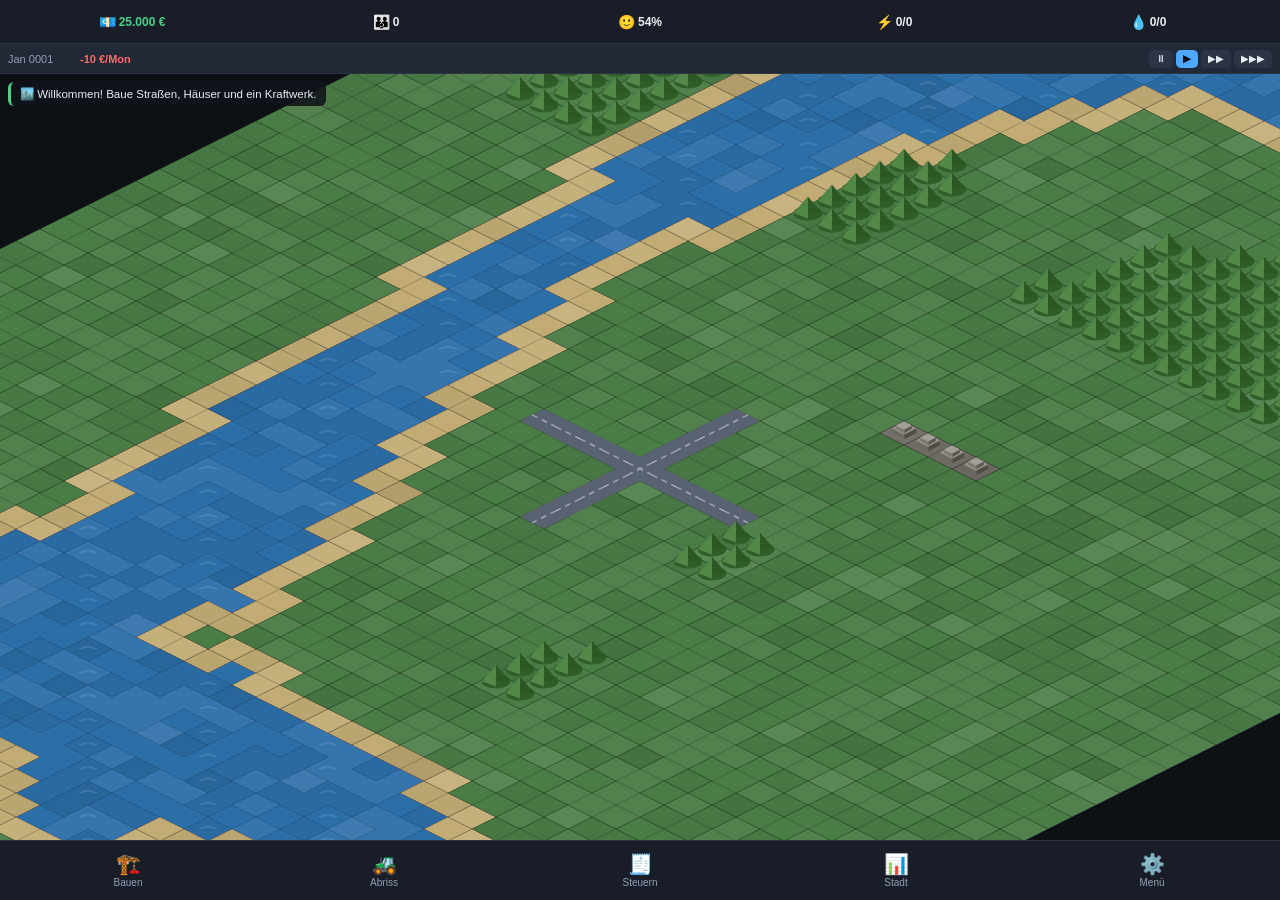
<file: index.html>
<!DOCTYPE html>
<html lang="de">
<head>
<meta charset="utf-8">
<title>Stadtbauer – Mobile City Builder</title>
<meta name="viewport" content="width=device-width, initial-scale=1.0, maximum-scale=1.0, user-scalable=no, viewport-fit=cover">
<meta name="theme-color" content="#141821">
<meta name="mobile-web-app-capable" content="yes">
<meta name="apple-mobile-web-app-capable" content="yes">
<meta name="apple-mobile-web-app-status-bar-style" content="black-translucent">
<link rel="icon" href="data:image/svg+xml,<svg xmlns='http://www.w3.org/2000/svg' viewBox='0 0 100 100'><text y='.9em' font-size='90'>🏙️</text></svg>">
<link rel="stylesheet" href="css/style.css">
</head>
<body>

<div id="rotateHint">
  <div>
    <div class="rot-icon">📱</div>
    <h2>Bitte im Hochformat spielen</h2>
    <p>Dieses Spiel ist für den vertikalen Modus gemacht.</p>
  </div>
</div>

<div id="app">

  <!-- ============ KOPFLEISTE ============ -->
  <header id="topbar">
    <div class="stat money" id="statMoney">
      <span class="ic">💶</span><span class="val">0 €</span>
    </div>
    <div class="stat" id="statPop">
      <span class="ic">👪</span><span class="val">0</span>
    </div>
    <div class="stat" id="statMorale">
      <span class="ic">😀</span><span class="val">50%</span>
    </div>
    <div class="stat" id="statPower">
      <span class="ic">⚡</span><span class="val">0/0</span>
    </div>
    <div class="stat" id="statWater">
      <span class="ic">💧</span><span class="val">0/0</span>
    </div>
  </header>

  <div id="subbar">
    <div id="dateLabel">Jan 0001</div>
    <div id="balanceLabel" class="pos">+0 €/Mon</div>
    <div id="speedCtl">
      <button data-speed="0" class="spd">⏸</button>
      <button data-speed="1" class="spd active">▶</button>
      <button data-speed="3" class="spd">▶▶</button>
      <button data-speed="8" class="spd">▶▶▶</button>
    </div>
  </div>

  <!-- ============ SPIELFELD ============ -->
  <main id="stage">
    <canvas id="game"></canvas>
    <div id="ticker"></div>
    <div id="hintBubble" class="hidden"></div>
  </main>

  <!-- ============ AUSWAHL-LEISTE (aktives Werkzeug) ============ -->
  <div id="toolbar" class="hidden">
    <div class="tool-info">
      <span id="toolIcon">🏠</span>
      <div>
        <div id="toolName">Familienhaus</div>
        <div id="toolMeta">120 € · ⚡3 · 💧3</div>
      </div>
    </div>
    <button id="toolCancel">✕</button>
  </div>

  <!-- ============ FUSSLEISTE ============ -->
  <nav id="bottombar">
    <button class="nav-btn" data-panel="build"><span>🏗️</span>Bauen</button>
    <button class="nav-btn" data-tool="bulldoze"><span>🚜</span>Abriss</button>
    <button class="nav-btn" data-panel="tax"><span>🧾</span>Steuern</button>
    <button class="nav-btn" data-panel="stats"><span>📊</span>Stadt</button>
    <button class="nav-btn" data-panel="menu"><span>⚙️</span>Menü</button>
  </nav>

  <!-- ============ BAU-PANEL ============ -->
  <section class="sheet" id="panel-build">
    <div class="sheet-head">
      <h3>Baumenü</h3>
      <button class="sheet-close">✕</button>
    </div>
    <div id="catTabs" class="cat-tabs"></div>
    <div id="buildGrid" class="build-grid"></div>
  </section>

  <!-- ============ STEUER-PANEL ============ -->
  <section class="sheet" id="panel-tax">
    <div class="sheet-head">
      <h3>Steuern &amp; Haushalt</h3>
      <button class="sheet-close">✕</button>
    </div>
    <div class="sheet-body">
      <div class="slider-row">
        <label>Wohnsteuer <b id="taxResVal">10%</b></label>
        <input type="range" id="taxRes" min="0" max="40" value="10">
        <small id="taxResHint"></small>
      </div>
      <div class="slider-row">
        <label>Gewerbesteuer <b id="taxComVal">12%</b></label>
        <input type="range" id="taxCom" min="0" max="40" value="12">
        <small id="taxComHint"></small>
      </div>

      <h4>Monatsbilanz</h4>
      <table class="budget" id="budgetTable"></table>
    </div>
  </section>

  <!-- ============ STATISTIK-PANEL ============ -->
  <section class="sheet" id="panel-stats">
    <div class="sheet-head">
      <h3>Stadtübersicht</h3>
      <button class="sheet-close">✕</button>
    </div>
    <div class="sheet-body" id="statsBody"></div>
  </section>

  <!-- ============ MENÜ-PANEL ============ -->
  <section class="sheet" id="panel-menu">
    <div class="sheet-head">
      <h3>Menü</h3>
      <button class="sheet-close">✕</button>
    </div>
    <div class="sheet-body">
      <div class="menu-btns">
        <button id="btnSave">💾 Speichern</button>
        <button id="btnLoad">📂 Laden</button>
        <button id="btnNew">🌱 Neue Stadt</button>
      </div>
      <label class="check"><input type="checkbox" id="optGrid" checked> Raster anzeigen</label>
      <label class="check"><input type="checkbox" id="optOverlay"> Versorgungs-Ansicht (Strom/Wasser)</label>
      <h4>Kurzanleitung</h4>
      <ul class="help">
        <li>Ziehen = Karte bewegen, zwei Finger = zoomen.</li>
        <li>Jedes Gebäude braucht eine <b>angrenzende Straße</b>.</li>
        <li>Strom fließt über <b>Straßen und Stromkabel</b>, Wasser über <b>Straßen</b> (Rohre).</li>
        <li>Wasserpumpen &amp; Wasserkraftwerke müssen ans <b>Wasser</b> grenzen (See/Fluss/Baggersee).</li>
        <li>Hohe Steuern und Verbrechen senken die <b>Moral</b> – Schulen, Freizeit &amp; ÖPNV heben sie.</li>
        <li>Auf ein gebautes Gebäude tippen zeigt Details, langes Tippen reißt es ab.</li>
      </ul>
      <p class="version">Stadtbauer v1.0</p>
    </div>
  </section>

  <div id="scrim"></div>

  <!-- ============ INFO-DIALOG ============ -->
  <div id="infoDialog" class="dialog hidden">
    <div class="dialog-box">
      <h3 id="infoTitle">Gebäude</h3>
      <div id="infoBody"></div>
      <div class="dialog-actions">
        <button id="infoDemolish" class="danger">🚜 Abreißen</button>
        <button id="infoClose">Schließen</button>
      </div>
    </div>
  </div>

</div>

<script>
/* Sicherheitsnetz: Wird index.html allein geöffnet (z. B. aus dem Download-Ordner),
   fehlen css/ und js/ – die Seite sähe dann aus wie ein Trümmerfeld. Lieber klar sagen,
   was los ist. In stadtbauer.html ist alles eingebettet, dort greift die Prüfung nie. */
window.addEventListener('load', function(){
  var scrim = document.getElementById('scrim');
  var cssOK = scrim && getComputedStyle(scrim).position === 'fixed';
  var jsOK  = typeof Game !== 'undefined' && typeof UI !== 'undefined';
  if(cssOK && jsOK) return;

  var fehlt = [];
  if(!cssOK) fehlt.push('css/style.css');
  if(!jsOK)  fehlt.push('js/ (7 Dateien)');

  document.body.innerHTML =
    '<div style="font:15px/1.6 -apple-system,BlinkMacSystemFont,Roboto,sans-serif;' +
    'background:#0f131a;color:#e8edf6;min-height:100vh;margin:0;padding:28px 22px;' +
    '-webkit-text-size-adjust:100%">' +
    '<h2 style="margin:0 0 14px;font-size:19px">🏙️ Stadtbauer lässt sich so nicht starten</h2>' +
    '<p style="color:#93a0b8;margin:0 0 16px">Diese Datei ist nur das Gerüst. Es fehlt: <b style="color:#ff6b6b">' +
    fehlt.join('</b>, <b style="color:#ff6b6b">') + '</b></p>' +
    '<p style="margin:0 0 10px"><b>Am einfachsten:</b> nimm stattdessen <b style="color:#4ea8ff">stadtbauer.html</b>. ' +
    'Da stecken CSS und JavaScript schon in der Datei drin – einfach öffnen, fertig.</p>' +
    '<p style="color:#93a0b8;margin:0">Wenn du index.html benutzen willst, müssen der Ordner <b>css/</b> ' +
    'und der Ordner <b>js/</b> direkt daneben liegen.</p>' +
    '</div>';
});
</script>
<script src="js/config.js"></script>
<script src="js/terrain.js"></script>
<script src="js/game.js"></script>
<script src="js/render.js"></script>
<script src="js/input.js"></script>
<script src="js/ui.js"></script>
<script src="js/main.js"></script>
</body>
</html>
</file>
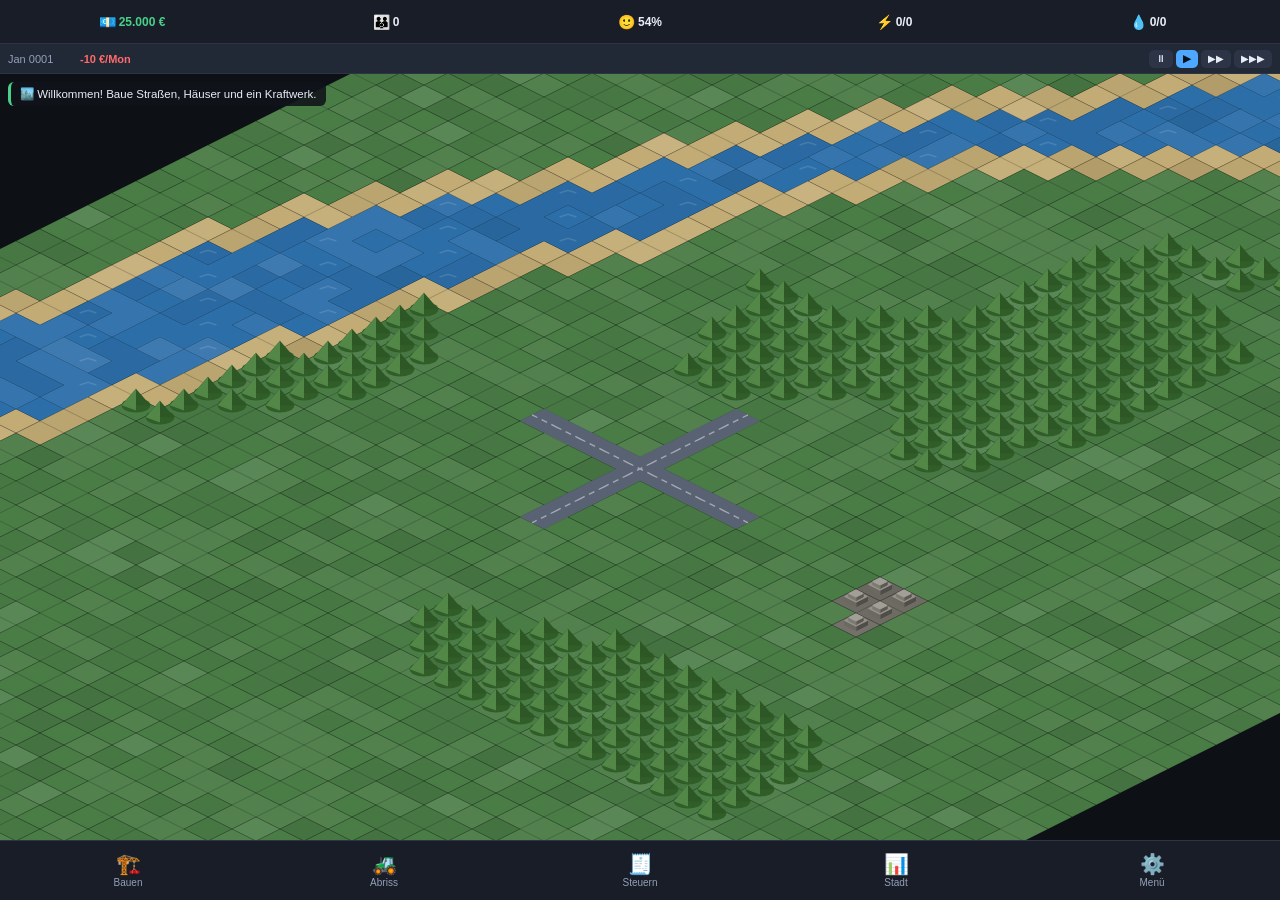
<file: stadtbauer.html>
<!DOCTYPE html>
<html lang="de">
<head>
<meta charset="utf-8">
<title>Stadtbauer – Mobile City Builder</title>
<!-- Einzeldatei-Version, erzeugt von build-single.js. Nicht von Hand bearbeiten. -->
<meta name="viewport" content="width=device-width, initial-scale=1.0, maximum-scale=1.0, user-scalable=no, viewport-fit=cover">
<meta name="theme-color" content="#141821">
<meta name="mobile-web-app-capable" content="yes">
<meta name="apple-mobile-web-app-capable" content="yes">
<meta name="apple-mobile-web-app-status-bar-style" content="black-translucent">
<link rel="icon" href="data:image/svg+xml,<svg xmlns='http://www.w3.org/2000/svg' viewBox='0 0 100 100'><text y='.9em' font-size='90'>🏙️</text></svg>">
<style>
/* ==========================================================
   Stadtbauer – Mobile City Builder (Hochformat)
   ========================================================== */

:root{
  --bg:#0f131a;
  --panel:#181d27;
  --panel-2:#212836;
  --line:#2c3446;
  --txt:#e8edf6;
  --txt-dim:#93a0b8;
  --accent:#4ea8ff;
  --good:#49d18a;
  --bad:#ff6b6b;
  --warn:#ffc95c;
  --topbar-h:44px;
  --subbar-h:30px;
  --bottom-h:60px;
  --safe-b: env(safe-area-inset-bottom, 0px);
  --safe-t: env(safe-area-inset-top, 0px);
}

*{ box-sizing:border-box; -webkit-tap-highlight-color:transparent; }

html,body{
  margin:0; padding:0;
  height:100%; width:100%;
  overflow:hidden;
  overscroll-behavior:none;
  background:var(--bg);
  color:var(--txt);
  font-family:-apple-system,BlinkMacSystemFont,"Segoe UI",Roboto,"Helvetica Neue",sans-serif;
  font-size:14px;
  user-select:none;
  -webkit-user-select:none;
  touch-action:none;
}

button{
  font-family:inherit; color:inherit;
  background:none; border:none; padding:0; margin:0;
  cursor:pointer;
}

#app{
  position:fixed; inset:0;
  display:flex; flex-direction:column;
  padding-top:var(--safe-t);
  padding-bottom:var(--safe-b);
}

/* ---------- Querformat-Hinweis ---------- */
#rotateHint{
  display:none;
  position:fixed; inset:0; z-index:9999;
  background:var(--bg);
  align-items:center; justify-content:center;
  text-align:center; padding:24px;
}
#rotateHint .rot-icon{ font-size:64px; animation:tilt 2s ease-in-out infinite; }
@keyframes tilt{ 0%,100%{transform:rotate(0)} 50%{transform:rotate(-90deg)} }
@media (orientation:landscape) and (max-height:480px){
  #rotateHint{ display:flex; }
}

/* ---------- Kopfleiste ---------- */
#topbar{
  height:var(--topbar-h); flex:0 0 auto;
  display:flex; align-items:center; gap:2px;
  padding:0 6px;
  background:var(--panel);
  border-bottom:1px solid var(--line);
}
#topbar .stat{
  flex:1 1 0; min-width:0;
  display:flex; align-items:center; justify-content:center; gap:3px;
  font-size:12px; font-weight:600;
  white-space:nowrap; overflow:hidden;
}
#topbar .stat .ic{ font-size:14px; }
#topbar .stat .val{ overflow:hidden; text-overflow:ellipsis; }
#topbar .money .val{ color:var(--good); }
#topbar .money.broke .val{ color:var(--bad); }
.val.warn{ color:var(--warn); }
.val.bad{ color:var(--bad); }

/* ---------- Zweite Leiste ---------- */
#subbar{
  height:var(--subbar-h); flex:0 0 auto;
  display:flex; align-items:center; gap:8px;
  padding:0 8px;
  background:var(--panel-2);
  border-bottom:1px solid var(--line);
  font-size:11px;
}
#dateLabel{ color:var(--txt-dim); min-width:64px; }
#balanceLabel{ flex:1; font-weight:700; }
#balanceLabel.pos{ color:var(--good); }
#balanceLabel.neg{ color:var(--bad); }
#speedCtl{ display:flex; gap:3px; }
.spd{
  padding:2px 7px; border-radius:5px;
  background:#2c3446; font-size:10px; line-height:1.4;
}
.spd.active{ background:var(--accent); color:#07121e; font-weight:700; }

/* ---------- Spielfeld ---------- */
#stage{
  position:relative; flex:1 1 auto; overflow:hidden;
  background:#1c2b1e;
}
#game{ position:absolute; inset:0; width:100%; height:100%; display:block; }

#ticker{
  position:absolute; left:8px; right:8px; top:8px;
  display:flex; flex-direction:column; gap:4px;
  pointer-events:none;
}
.msg{
  align-self:flex-start;
  background:rgba(15,19,26,.88);
  border-left:3px solid var(--accent);
  border-radius:6px;
  padding:5px 9px; font-size:11.5px;
  animation:slideIn .25s ease;
  max-width:100%;
}
.msg.bad{ border-color:var(--bad); }
.msg.good{ border-color:var(--good); }
.msg.warn{ border-color:var(--warn); }
@keyframes slideIn{ from{opacity:0;transform:translateX(-8px)} to{opacity:1;transform:none} }

#hintBubble{
  position:absolute; bottom:10px; left:50%; transform:translateX(-50%);
  background:rgba(15,19,26,.92); border:1px solid var(--line);
  border-radius:16px; padding:6px 14px; font-size:11.5px;
  pointer-events:none; white-space:nowrap;
}
.hidden{ display:none !important; }

/* ---------- Werkzeugleiste ---------- */
#toolbar{
  flex:0 0 auto;
  display:flex; align-items:center; gap:10px;
  padding:6px 10px;
  background:var(--panel-2);
  border-top:1px solid var(--line);
}
.tool-info{ display:flex; align-items:center; gap:9px; flex:1; min-width:0; }
#toolIcon{ font-size:22px; }
#toolName{ font-weight:700; font-size:13px; }
#toolMeta{ font-size:10.5px; color:var(--txt-dim); }
#toolCancel{
  width:32px; height:32px; border-radius:8px;
  background:#333c4f; font-size:14px;
}

/* ---------- Fußleiste ---------- */
#bottombar{
  height:var(--bottom-h); flex:0 0 auto;
  display:flex;
  background:var(--panel);
  border-top:1px solid var(--line);
}
.nav-btn{
  flex:1; display:flex; flex-direction:column;
  align-items:center; justify-content:center; gap:3px;
  font-size:10px; color:var(--txt-dim);
}
.nav-btn span{ font-size:20px; line-height:1; }
.nav-btn.active{ color:var(--accent); }

/* ---------- Bottom-Sheets ---------- */
.sheet{
  position:fixed; left:0; right:0; bottom:0; z-index:60;
  max-height:72%;
  background:var(--panel);
  border-top:1px solid var(--line);
  border-radius:16px 16px 0 0;
  transform:translateY(102%);
  transition:transform .22s ease;
  display:flex; flex-direction:column;
  padding-bottom:var(--safe-b);
}
.sheet.open{ transform:translateY(0); }
.sheet-head{
  display:flex; align-items:center; justify-content:space-between;
  padding:12px 14px 8px;
  border-bottom:1px solid var(--line);
}
.sheet-head h3{ margin:0; font-size:15px; }
.sheet-close{ font-size:16px; width:30px; height:30px; border-radius:8px; background:#2c3446; }
.sheet-body{ overflow-y:auto; padding:12px 14px 20px; -webkit-overflow-scrolling:touch; touch-action:pan-y; }

#scrim{
  position:fixed; inset:0; z-index:55;
  background:rgba(0,0,0,.45);
  opacity:0; pointer-events:none;
  transition:opacity .2s;
}
#scrim.on{ opacity:1; pointer-events:auto; }

/* ---------- Kategorie-Tabs ---------- */
.cat-tabs{
  display:flex; gap:6px; overflow-x:auto;
  padding:10px 12px; border-bottom:1px solid var(--line);
  touch-action:pan-x;
}
.cat-tabs::-webkit-scrollbar{ display:none; }
.cat{
  flex:0 0 auto;
  padding:6px 10px; border-radius:14px;
  background:var(--panel-2); font-size:11px; white-space:nowrap;
  display:flex; align-items:center; gap:4px;
}
.cat.active{ background:var(--accent); color:#07121e; font-weight:700; }

/* ---------- Bau-Raster ---------- */
.build-grid{
  overflow-y:auto; padding:10px 12px 24px;
  display:grid; grid-template-columns:repeat(3,1fr); gap:8px;
  touch-action:pan-y;
}
.bcard{
  background:var(--panel-2); border:1px solid var(--line);
  border-radius:11px; padding:8px 6px;
  display:flex; flex-direction:column; align-items:center; gap:3px;
  text-align:center; position:relative;
}
.bcard .bi{ font-size:24px; line-height:1.1; }
.bcard .bn{ font-size:10.5px; font-weight:600; line-height:1.2; }
.bcard .bc{ font-size:10px; color:var(--good); font-weight:700; }
.bcard .bs{ font-size:9px; color:var(--txt-dim); }
.bcard.disabled{ opacity:.42; }
.bcard.disabled .bc{ color:var(--bad); }
.bcard:active{ transform:scale(.96); }

/* ---------- Steuer-Panel ---------- */
.slider-row{ margin-bottom:18px; }
.slider-row label{ display:flex; justify-content:space-between; font-size:12.5px; margin-bottom:6px; }
.slider-row label b{ color:var(--accent); }
.slider-row input[type=range]{
  width:100%; height:26px; -webkit-appearance:none; background:transparent;
  touch-action:none;
}
input[type=range]::-webkit-slider-runnable-track{
  height:5px; border-radius:3px; background:#38415a;
}
input[type=range]::-webkit-slider-thumb{
  -webkit-appearance:none; width:22px; height:22px; border-radius:50%;
  background:var(--accent); margin-top:-8.5px; border:2px solid #0f131a;
}
input[type=range]::-moz-range-track{ height:5px; border-radius:3px; background:#38415a; }
input[type=range]::-moz-range-thumb{ width:20px;height:20px;border:2px solid #0f131a;border-radius:50%;background:var(--accent); }
.slider-row small{ display:block; margin-top:4px; font-size:10.5px; color:var(--txt-dim); }

h4{ margin:16px 0 8px; font-size:12.5px; color:var(--txt-dim); text-transform:uppercase; letter-spacing:.5px; }

table.budget{ width:100%; border-collapse:collapse; font-size:12px; }
table.budget td{ padding:5px 0; border-bottom:1px solid var(--line); }
table.budget td:last-child{ text-align:right; font-variant-numeric:tabular-nums; font-weight:600; }
table.budget tr.total td{ border-bottom:none; padding-top:9px; font-size:13.5px; font-weight:800; }
.g{ color:var(--good); } .r{ color:var(--bad); }

/* ---------- Statistik ---------- */
.stat-block{ margin-bottom:14px; }
.stat-block h5{ margin:0 0 6px; font-size:12px; color:var(--txt-dim); }
.bar{
  position:relative; height:20px; border-radius:6px;
  background:#2c3446; overflow:hidden; margin-bottom:5px;
}
.bar > i{
  position:absolute; inset:0 auto 0 0; display:block;
  background:linear-gradient(90deg,#3f8ddb,#4ea8ff);
  border-radius:6px; transition:width .3s;
}
.bar > span{
  position:absolute; inset:0; display:flex; align-items:center;
  justify-content:space-between; padding:0 7px;
  font-size:10.5px; font-weight:600; text-shadow:0 1px 2px #000;
}
.bar.ok > i{ background:linear-gradient(90deg,#2f9c68,#49d18a); }
.bar.warn > i{ background:linear-gradient(90deg,#c99334,#ffc95c); }
.bar.bad > i{ background:linear-gradient(90deg,#c04a4a,#ff6b6b); }

.kv{ display:flex; justify-content:space-between; font-size:12px; padding:4px 0; border-bottom:1px solid var(--line); }
.kv b{ font-variant-numeric:tabular-nums; }

/* ---------- Menü ---------- */
.menu-btns{ display:flex; flex-direction:column; gap:8px; margin-bottom:14px; }
.menu-btns button{
  padding:11px; border-radius:10px; background:var(--panel-2);
  border:1px solid var(--line); font-size:13px; text-align:left;
}
.check{ display:flex; align-items:center; gap:8px; font-size:12.5px; padding:7px 0; }
.check input{ width:17px; height:17px; accent-color:var(--accent); }
ul.help{ margin:6px 0; padding-left:18px; font-size:11.5px; color:var(--txt-dim); line-height:1.65; }
.version{ font-size:10px; color:#59637a; text-align:center; margin-top:16px; }

/* ---------- Dialog ---------- */
.dialog{
  position:fixed; inset:0; z-index:80;
  display:flex; align-items:center; justify-content:center;
  background:rgba(0,0,0,.55); padding:22px;
}
.dialog-box{
  width:100%; max-width:330px;
  background:var(--panel); border:1px solid var(--line);
  border-radius:14px; padding:16px;
}
.dialog-box h3{ margin:0 0 10px; font-size:15px; }
#infoBody{ font-size:12px; }
.dialog-actions{ display:flex; gap:8px; margin-top:14px; }
.dialog-actions button{
  flex:1; padding:10px; border-radius:9px;
  background:var(--panel-2); border:1px solid var(--line); font-size:12.5px;
}
.dialog-actions .danger{ background:#5a2630; border-color:#7a3340; color:#ffd6da; }

</style>
</head>
<body>

<div id="rotateHint">
  <div>
    <div class="rot-icon">📱</div>
    <h2>Bitte im Hochformat spielen</h2>
    <p>Dieses Spiel ist für den vertikalen Modus gemacht.</p>
  </div>
</div>

<div id="app">

  <!-- ============ KOPFLEISTE ============ -->
  <header id="topbar">
    <div class="stat money" id="statMoney">
      <span class="ic">💶</span><span class="val">0 €</span>
    </div>
    <div class="stat" id="statPop">
      <span class="ic">👪</span><span class="val">0</span>
    </div>
    <div class="stat" id="statMorale">
      <span class="ic">😀</span><span class="val">50%</span>
    </div>
    <div class="stat" id="statPower">
      <span class="ic">⚡</span><span class="val">0/0</span>
    </div>
    <div class="stat" id="statWater">
      <span class="ic">💧</span><span class="val">0/0</span>
    </div>
  </header>

  <div id="subbar">
    <div id="dateLabel">Jan 0001</div>
    <div id="balanceLabel" class="pos">+0 €/Mon</div>
    <div id="speedCtl">
      <button data-speed="0" class="spd">⏸</button>
      <button data-speed="1" class="spd active">▶</button>
      <button data-speed="3" class="spd">▶▶</button>
      <button data-speed="8" class="spd">▶▶▶</button>
    </div>
  </div>

  <!-- ============ SPIELFELD ============ -->
  <main id="stage">
    <canvas id="game"></canvas>
    <div id="ticker"></div>
    <div id="hintBubble" class="hidden"></div>
  </main>

  <!-- ============ AUSWAHL-LEISTE (aktives Werkzeug) ============ -->
  <div id="toolbar" class="hidden">
    <div class="tool-info">
      <span id="toolIcon">🏠</span>
      <div>
        <div id="toolName">Familienhaus</div>
        <div id="toolMeta">120 € · ⚡3 · 💧3</div>
      </div>
    </div>
    <button id="toolCancel">✕</button>
  </div>

  <!-- ============ FUSSLEISTE ============ -->
  <nav id="bottombar">
    <button class="nav-btn" data-panel="build"><span>🏗️</span>Bauen</button>
    <button class="nav-btn" data-tool="bulldoze"><span>🚜</span>Abriss</button>
    <button class="nav-btn" data-panel="tax"><span>🧾</span>Steuern</button>
    <button class="nav-btn" data-panel="stats"><span>📊</span>Stadt</button>
    <button class="nav-btn" data-panel="menu"><span>⚙️</span>Menü</button>
  </nav>

  <!-- ============ BAU-PANEL ============ -->
  <section class="sheet" id="panel-build">
    <div class="sheet-head">
      <h3>Baumenü</h3>
      <button class="sheet-close">✕</button>
    </div>
    <div id="catTabs" class="cat-tabs"></div>
    <div id="buildGrid" class="build-grid"></div>
  </section>

  <!-- ============ STEUER-PANEL ============ -->
  <section class="sheet" id="panel-tax">
    <div class="sheet-head">
      <h3>Steuern &amp; Haushalt</h3>
      <button class="sheet-close">✕</button>
    </div>
    <div class="sheet-body">
      <div class="slider-row">
        <label>Wohnsteuer <b id="taxResVal">10%</b></label>
        <input type="range" id="taxRes" min="0" max="40" value="10">
        <small id="taxResHint"></small>
      </div>
      <div class="slider-row">
        <label>Gewerbesteuer <b id="taxComVal">12%</b></label>
        <input type="range" id="taxCom" min="0" max="40" value="12">
        <small id="taxComHint"></small>
      </div>

      <h4>Monatsbilanz</h4>
      <table class="budget" id="budgetTable"></table>
    </div>
  </section>

  <!-- ============ STATISTIK-PANEL ============ -->
  <section class="sheet" id="panel-stats">
    <div class="sheet-head">
      <h3>Stadtübersicht</h3>
      <button class="sheet-close">✕</button>
    </div>
    <div class="sheet-body" id="statsBody"></div>
  </section>

  <!-- ============ MENÜ-PANEL ============ -->
  <section class="sheet" id="panel-menu">
    <div class="sheet-head">
      <h3>Menü</h3>
      <button class="sheet-close">✕</button>
    </div>
    <div class="sheet-body">
      <div class="menu-btns">
        <button id="btnSave">💾 Speichern</button>
        <button id="btnLoad">📂 Laden</button>
        <button id="btnNew">🌱 Neue Stadt</button>
      </div>
      <label class="check"><input type="checkbox" id="optGrid" checked> Raster anzeigen</label>
      <label class="check"><input type="checkbox" id="optOverlay"> Versorgungs-Ansicht (Strom/Wasser)</label>
      <h4>Kurzanleitung</h4>
      <ul class="help">
        <li>Ziehen = Karte bewegen, zwei Finger = zoomen.</li>
        <li>Jedes Gebäude braucht eine <b>angrenzende Straße</b>.</li>
        <li>Strom fließt über <b>Straßen und Stromkabel</b>, Wasser über <b>Straßen</b> (Rohre).</li>
        <li>Wasserpumpen &amp; Wasserkraftwerke müssen ans <b>Wasser</b> grenzen (See/Fluss/Baggersee).</li>
        <li>Hohe Steuern und Verbrechen senken die <b>Moral</b> – Schulen, Freizeit &amp; ÖPNV heben sie.</li>
        <li>Auf ein gebautes Gebäude tippen zeigt Details, langes Tippen reißt es ab.</li>
      </ul>
      <p class="version">Stadtbauer v1.0</p>
    </div>
  </section>

  <div id="scrim"></div>

  <!-- ============ INFO-DIALOG ============ -->
  <div id="infoDialog" class="dialog hidden">
    <div class="dialog-box">
      <h3 id="infoTitle">Gebäude</h3>
      <div id="infoBody"></div>
      <div class="dialog-actions">
        <button id="infoDemolish" class="danger">🚜 Abreißen</button>
        <button id="infoClose">Schließen</button>
      </div>
    </div>
  </div>

</div>

<script>
/* Sicherheitsnetz: Wird index.html allein geöffnet (z. B. aus dem Download-Ordner),
   fehlen css/ und js/ – die Seite sähe dann aus wie ein Trümmerfeld. Lieber klar sagen,
   was los ist. In stadtbauer.html ist alles eingebettet, dort greift die Prüfung nie. */
window.addEventListener('load', function(){
  var scrim = document.getElementById('scrim');
  var cssOK = scrim && getComputedStyle(scrim).position === 'fixed';
  var jsOK  = typeof Game !== 'undefined' && typeof UI !== 'undefined';
  if(cssOK && jsOK) return;

  var fehlt = [];
  if(!cssOK) fehlt.push('css/style.css');
  if(!jsOK)  fehlt.push('js/ (7 Dateien)');

  document.body.innerHTML =
    '<div style="font:15px/1.6 -apple-system,BlinkMacSystemFont,Roboto,sans-serif;' +
    'background:#0f131a;color:#e8edf6;min-height:100vh;margin:0;padding:28px 22px;' +
    '-webkit-text-size-adjust:100%">' +
    '<h2 style="margin:0 0 14px;font-size:19px">🏙️ Stadtbauer lässt sich so nicht starten</h2>' +
    '<p style="color:#93a0b8;margin:0 0 16px">Diese Datei ist nur das Gerüst. Es fehlt: <b style="color:#ff6b6b">' +
    fehlt.join('</b>, <b style="color:#ff6b6b">') + '</b></p>' +
    '<p style="margin:0 0 10px"><b>Am einfachsten:</b> nimm stattdessen <b style="color:#4ea8ff">stadtbauer.html</b>. ' +
    'Da stecken CSS und JavaScript schon in der Datei drin – einfach öffnen, fertig.</p>' +
    '<p style="color:#93a0b8;margin:0">Wenn du index.html benutzen willst, müssen der Ordner <b>css/</b> ' +
    'und der Ordner <b>js/</b> direkt daneben liegen.</p>' +
    '</div>';
});
</script>
<script>
/* ===== js/config.js ===== */
/* ==========================================================
   config.js – Spielkonstanten & Gebäudekatalog
   ========================================================== */

const CONFIG = {
  MAP_W: 46,
  MAP_H: 74,
  // Isometrische Darstellung: eine Kachel ist eine Raute im Verhältnis 2:1.
  // Dadurch sieht man von jedem Körper das Dach und genau zwei Seitenwände.
  TILE_W: 48,           // Breite einer Kachelraute in Pixeln
  TILE_H: 24,           // Höhe einer Kachelraute
  STOREY: 13,           // Pixel je Stockwerk
  MIN_ZOOM: 0.45,
  MAX_ZOOM: 2.4,
  START_MONEY: 25000,
  DAY_MS: 900,          // Realzeit pro Spieltag bei Geschwindigkeit 1x
  DAYS_PER_MONTH: 30,

  // Preise für Betriebsmittel (€ pro Einheit und Monat)
  PRICE_POWER: 2.4,
  PRICE_WATER: 1.8,

  // Durchschnittliches Monatseinkommen eines Einwohners (Bemessungsgrundlage)
  INCOME_PER_CITIZEN: 145,
  // Umsatz-Bemessungsgrundlage je Gewerbe-Punkt
  REVENUE_PER_COMMERCE: 1.15,

  DEMOLISH_REFUND: 0.35, // Anteil der Baukosten, den man beim Abriss zurückbekommt
};

/* ---------- Terrain ---------- */
const T = { GRASS:0, WATER:1, TREE:2, SAND:3, ROCK:4 };

const TERRAIN_COLORS = {
  [T.GRASS]: '#4a7c46',
  [T.WATER]: '#2c6ea8',
  [T.TREE]:  '#33612f',
  [T.SAND]:  '#c2ab74',
  [T.ROCK]:  '#6e6b63',
};

/* ---------- Kategorien des Baumenüs ---------- */
const CATEGORIES = [
  { id:'infra',  name:'Wege & Netz', icon:'🛣️' },
  { id:'res',    name:'Wohnen',      icon:'🏠' },
  { id:'power',  name:'Strom',       icon:'⚡' },
  { id:'water',  name:'Wasser',      icon:'💧' },
  { id:'edu',    name:'Bildung',     icon:'🎓' },
  { id:'health', name:'Gesundheit',  icon:'🏥' },
  { id:'safety', name:'Sicherheit',  icon:'🚓' },
  { id:'fun',    name:'Freizeit',    icon:'🎡' },
  { id:'transit',name:'ÖPNV',        icon:'🚌' },
  { id:'shop',   name:'Gewerbe',     icon:'🛒' },
  { id:'park',   name:'Parken',      icon:'🅿️' },
  { id:'deco',   name:'Deko',        icon:'⛲' },
];

/*  Gebäudefelder
    ------------------------------------------------------------------
    cat        Kategorie-ID
    cost       Baukosten (€)
    upkeep     Unterhalt (€/Monat)
    size       [Breite, Höhe] in Kacheln
    power      Strombedarf (Einheiten) – negativ wäre Erzeugung, dafür 'powerGen'
    powerGen   Stromerzeugung
    water      Wasserbedarf
    waterGen   Wassererzeugung
    residents  Wohnplätze
    jobs       Arbeitsplätze
    commerce   Gewerbe-Punkte (Basis der Gewerbesteuer)
    edu        Schulplätze
    health     Behandlungsplätze
    police     Polizei-Abdeckung (Einwohner)
    fire       Feuerwehr-Abdeckung (Einwohner)
    jail       Gefängnisplätze
    leisure    Freizeitpunkte
    transit    ÖPNV-Kapazität (Einwohner)
    parking    Parkplätze
    beauty     Schönheit / Attraktivität
    pollution  Umweltverschmutzung
    needsRoad  Straßenanschluss nötig (Standard: true)
    needsWater Muss ans Wasser grenzen
    onWater    Darf/Muss auf Wasser gebaut werden
    net        'road' | 'cable'  (Netzwerkelement statt Gebäude)
*/
const BUILDINGS = {

  /* ---------------- Wege & Netz ---------------- */
  road: {
    name:'Straße', cat:'infra', icon:'🛣️', cost:14, upkeep:0.6,
    size:[1,1], net:'road', color:'#565f70', drag:true,
    desc:'Grundlage von allem. Leitet Verkehr, Strom und (unterirdisch) Wasser.'
  },
  cable: {
    name:'Stromkabel', cat:'infra', icon:'🔌', cost:9, upkeep:0.3,
    size:[1,1], net:'cable', color:'#8a7a4e', drag:true,
    desc:'Überbrückt Strecken ohne Straße. Leitet nur Strom, keinen Verkehr.'
  },
  bridge: {
    name:'Brücke', cat:'infra', icon:'🌉', cost:120, upkeep:2,
    size:[1,1], net:'road', color:'#7d8595', drag:true, onWater:true,
    desc:'Straße über Wasser. Nur auf Wasserkacheln baubar.'
  },

  /* ---------------- Wohnen ---------------- */
  familienhaus: {
    name:'Familienhaus', cat:'res', icon:'🏠', cost:150, upkeep:1,
    size:[1,1], residents:6, power:3, water:4, color:'#c98f5e',
    desc:'Kleines Einfamilienhaus für bis zu 6 Bewohner.'
  },
  reihenhaus: {
    name:'Reihenhaus', cat:'res', icon:'🏘️', cost:420, upkeep:3,
    size:[2,1], residents:20, power:9, water:12, color:'#b8794f',
    desc:'Verdichtetes Wohnen – gutes Verhältnis von Fläche zu Bewohnern.'
  },
  wohnblock: {
    name:'Wohnblock', cat:'res', icon:'🏢', cost:1100, upkeep:9,
    size:[2,2], residents:64, power:26, water:34, color:'#a8724f',
    desc:'Mehrfamilienhaus mit 64 Wohnplätzen.'
  },
  hochhaus: {
    name:'Hochhaus', cat:'res', icon:'🏙️', cost:3200, upkeep:26,
    size:[2,2], residents:190, power:78, water:96, color:'#8e6a55',
    minMorale:55,
    desc:'Wolkenkratzer. Zieht nur bei guter Stadtmoral (ab 55%) Bewohner an.'
  },

  /* ---------------- Strom ---------------- */
  windkraftwerk: {
    name:'Windkraftwerk', cat:'power', icon:'🌬️', cost:900, upkeep:26,
    size:[1,1], powerGen:60, needsRoad:false, color:'#d7dde8',
    desc:'Sauber und günstig, aber wenig Leistung. Braucht keine Straße – Anschluss per Stromkabel genügt.'
  },
  solarkraftwerk: {
    name:'Solarkraftwerk', cat:'power', icon:'☀️', cost:2200, upkeep:34,
    size:[2,2], powerGen:150, needsRoad:false, color:'#3b4a6b',
    desc:'Saubere Energie auf großer Fläche. Anschluss per Stromkabel genügt.'
  },
  kohlekraftwerk: {
    name:'Kohlekraftwerk', cat:'power', icon:'🏭', cost:3600, upkeep:130,
    size:[3,3], powerGen:800, water:40, pollution:70, needsRoad:false, color:'#4d4a48',
    desc:'Viel Leistung, aber starke Verschmutzung. Braucht Kühlwasser – also einen Straßenanschluss für die Wasserleitung.'
  },
  wasserkraftwerk: {
    name:'Wasserkraftwerk', cat:'power', icon:'🌊', cost:5200, upkeep:95,
    size:[3,2], powerGen:520, needsWater:true, needsRoad:false, color:'#3e6f8e',
    desc:'Starke, saubere Energie. Muss direkt ans Wasser grenzen; Anschluss per Stromkabel genügt.'
  },

  /* ---------------- Wasser ---------------- */
  wasserpumpe: {
    name:'Wasserpumpe', cat:'water', icon:'⛽', cost:700, upkeep:18,
    size:[2,2], waterGen:220, power:14, needsWater:true, color:'#4f8fb3',
    desc:'Fördert Wasser aus See oder Fluss. Muss ans Wasser grenzen.'
  },
  wasserturm: {
    name:'Wasserturm', cat:'water', icon:'🗼', cost:1500, upkeep:30,
    size:[2,2], waterGen:420, power:30, color:'#6aa3c4',
    desc:'Große Wasserversorgung, unabhängig von Gewässern – dafür stromhungrig.'
  },
  klaeranlage: {
    name:'Kläranlage', cat:'water', icon:'♻️', cost:2400, upkeep:60,
    size:[3,2], waterGen:600, power:55, pollution:15, color:'#5d7a6a',
    desc:'Bereitet Abwasser auf – die effizienteste Wasserquelle für Großstädte.'
  },

  /* ---------------- Bildung ---------------- */
  kindergarten: {
    name:'Kindergarten', cat:'edu', icon:'🧸', cost:600, upkeep:22,
    size:[2,1], edu:180, power:8, water:9, leisure:40, color:'#d8a03c',
    desc:'Frühe Betreuung – hebt Moral bei jungen Familien.'
  },
  grundschule: {
    name:'Grundschule', cat:'edu', icon:'🏫', cost:1400, upkeep:52,
    size:[3,2], edu:520, power:22, water:26, color:'#c98b3a',
    desc:'Bildung für die Kleinsten. 520 Schulplätze.'
  },
  gymnasium: {
    name:'Gymnasium', cat:'edu', icon:'🎓', cost:2900, upkeep:105,
    size:[3,3], edu:1100, power:44, water:50, color:'#b57c33',
    desc:'Weiterführende Schule mit 1100 Plätzen.'
  },
  universitaet: {
    name:'Universität', cat:'edu', icon:'🏛️', cost:7500, upkeep:240,
    size:[4,4], edu:2600, power:110, water:120, commerce:150, color:'#a06f2f',
    desc:'Hochschule – starker Moralbonus und zusätzliche Wirtschaftskraft.'
  },
  bibliothek: {
    name:'Bibliothek', cat:'edu', icon:'📚', cost:1200, upkeep:38,
    size:[2,2], edu:300, leisure:120, power:16, water:12, color:'#8f6b3d',
    desc:'Bildung und Freizeit in einem.'
  },

  /* ---------------- Gesundheit ---------------- */
  arztpraxis: {
    name:'Arztpraxis', cat:'health', icon:'🩺', cost:700, upkeep:28,
    size:[1,1], health:260, power:9, water:8, color:'#d76a72',
    desc:'Kleine Grundversorgung für 260 Einwohner.'
  },
  krankenhaus: {
    name:'Krankenhaus', cat:'health', icon:'🏥', cost:4500, upkeep:190,
    size:[3,3], health:2200, power:120, water:130, color:'#c8555f',
    desc:'Große Klinik. Deckt bis zu 2200 Einwohner ab.'
  },
  apotheke: {
    name:'Apotheke', cat:'health', icon:'💊', cost:450, upkeep:14,
    size:[1,1], health:120, commerce:40, power:6, water:4, color:'#d98189',
    desc:'Ergänzt die medizinische Versorgung und bringt etwas Gewerbesteuer.'
  },

  /* ---------------- Sicherheit ---------------- */
  polizeiwache: {
    name:'Polizeiwache', cat:'safety', icon:'🚓', cost:1600, upkeep:70,
    size:[2,2], police:1400, power:28, water:22, color:'#3f5f9e',
    desc:'Senkt die Kriminalität für bis zu 1400 Einwohner.'
  },
  feuerwehr: {
    name:'Feuerwache', cat:'safety', icon:'🚒', cost:1700, upkeep:72,
    size:[2,2], fire:1600, power:28, water:30, color:'#b04630',
    desc:'Schützt vor Bränden. Ohne Feuerwehr sinkt die Moral spürbar.'
  },
  gefaengnis: {
    name:'Gefängnis', cat:'safety', icon:'🔒', cost:4200, upkeep:180,
    size:[3,3], jail:900, power:70, water:80, beauty:-60, color:'#5a5f6b',
    desc:'Nimmt Straftäter auf. Hässlich – senkt die Attraktivität der Umgebung.'
  },

  /* ---------------- Freizeit ---------------- */
  spielplatz: {
    name:'Spielplatz', cat:'fun', icon:'🛝', cost:280, upkeep:8,
    size:[2,2], leisure:150, beauty:40, water:6, color:'#5fae5a',
    desc:'Günstige Freizeitfläche für Familien.'
  },
  schwimmbad_klein: {
    name:'Schwimmbad (klein)', cat:'fun', icon:'🏊', cost:1300, upkeep:48,
    size:[2,2], leisure:420, power:26, water:70, color:'#3f9ec4',
    desc:'Kleines Freibad – beliebt und wasserintensiv.'
  },
  schwimmbad_gross: {
    name:'Schwimmbad (groß)', cat:'fun', icon:'🤽', cost:3800, upkeep:135,
    size:[4,3], leisure:1300, power:75, water:200, color:'#348bb0',
    desc:'Großes Erlebnisbad mit hoher Freizeitwirkung.'
  },
  baggersee: {
    name:'Baggersee', cat:'fun', icon:'🏖️', cost:900, upkeep:12,
    size:[3,3], leisure:520, beauty:150, makesWater:true, needsRoad:false,
    color:'#2c6ea8',
    desc:'Ausgehobener See. Zählt als Gewässer für Pumpen und Wasserkraft.'
  },
  sportplatz: {
    name:'Sportplatz', cat:'fun', icon:'⚽', cost:800, upkeep:24,
    size:[3,2], leisure:380, power:12, water:30, color:'#4e9a4a',
    desc:'Vereinssport für die Nachbarschaft.'
  },
  stadtpark: {
    name:'Stadtpark', cat:'fun', icon:'🌳', cost:600, upkeep:16,
    size:[3,3], leisure:300, beauty:260, water:20, color:'#3f7d3b',
    desc:'Grüne Lunge – viel Schönheit, etwas Freizeit.'
  },
  kino: {
    name:'Kino', cat:'fun', icon:'🎬', cost:1800, upkeep:55,
    size:[2,2], leisure:600, commerce:220, power:40, water:14, color:'#7b4b93',
    desc:'Unterhaltung mit Gewerbesteuer-Einnahmen.'
  },

  /* ---------------- ÖPNV ---------------- */
  bushaltestelle: {
    name:'Bushaltestelle', cat:'transit', icon:'🚏', cost:220, upkeep:14,
    size:[1,1], transit:320, power:2, color:'#3f7f8f',
    desc:'Günstiger Nahverkehr für 320 Einwohner.'
  },
  busdepot: {
    name:'Busdepot', cat:'transit', icon:'🚌', cost:1400, upkeep:60,
    size:[3,2], transit:1400, power:26, water:20, jobs:60, color:'#357487',
    desc:'Erhöht die Reichweite des Busnetzes deutlich.'
  },
  tramhaltestelle: {
    name:'Tramhaltestelle', cat:'transit', icon:'🚊', cost:700, upkeep:30,
    size:[2,1], transit:900, power:14, color:'#2f8a9c',
    desc:'Straßenbahn – leistungsfähiger als der Bus.'
  },
  bahnhof: {
    name:'Bahnhof', cat:'transit', icon:'🚉', cost:4000, upkeep:170,
    size:[4,3], transit:4200, power:90, water:60, commerce:300, jobs:120,
    color:'#2b6b7d',
    desc:'Zuganbindung. Sehr hohe ÖPNV-Kapazität und Wirtschaftsimpuls.'
  },

  /* ---------------- Gewerbe ---------------- */
  supermarkt: {
    name:'Supermarkt', cat:'shop', icon:'🛒', cost:1200, upkeep:38,
    size:[3,2], commerce:520, jobs:60, power:44, water:26, color:'#3f8f6d',
    desc:'Nahversorgung. Hebt die Moral und bringt Gewerbesteuer.'
  },
  kaufhaus: {
    name:'Kaufhaus', cat:'shop', icon:'🏬', cost:4200, upkeep:150,
    size:[4,3], commerce:1900, jobs:220, power:150, water:80, color:'#357f7f',
    desc:'Großes Warenhaus – der stärkste Gewerbesteuerzahler.'
  },
  bank: {
    name:'Bank', cat:'shop', icon:'🏦', cost:3000, upkeep:95,
    size:[2,2], commerce:1100, jobs:120, power:70, water:26, color:'#5c7f9e',
    desc:'Finanzsektor. Erhöht zusätzlich die Steuerzahlungsmoral leicht.'
  },
  buero: {
    name:'Bürogebäude', cat:'shop', icon:'🏢', cost:2400, upkeep:80,
    size:[2,2], commerce:900, jobs:180, power:80, water:34, color:'#4a6f8c',
    desc:'Arbeitsplätze für gebildete Einwohner.'
  },
  markt: {
    name:'Wochenmarkt', cat:'shop', icon:'🥕', cost:400, upkeep:12,
    size:[2,2], commerce:190, jobs:24, leisure:80, water:8, color:'#8a9a3f',
    desc:'Kleiner Markt – günstig, beliebt, ohne Stromanschluss.'
  },

  /* ---------------- Parken ---------------- */
  parkplatz: {
    name:'Parkplatz', cat:'park', icon:'🅿️', cost:120, upkeep:4,
    size:[2,2], parking:160, beauty:-20, color:'#57585c',
    desc:'Billige Stellfläche. Wenig schön, aber nötig.'
  },
  parkhaus: {
    name:'Parkhaus', cat:'park', icon:'🚗', cost:1500, upkeep:45,
    size:[2,2], parking:900, power:22, beauty:-30, commerce:80, color:'#65666b',
    desc:'Viele Stellplätze auf kleiner Fläche.'
  },

  /* ---------------- Deko ---------------- */
  brunnen: {
    name:'Brunnen', cat:'deco', icon:'⛲', cost:180, upkeep:5,
    size:[1,1], beauty:110, water:8, needsRoad:false, color:'#7fa8c4',
    desc:'Klassische Stadtdekoration.'
  },
  statue: {
    name:'Statue', cat:'deco', icon:'🗿', cost:320, upkeep:6,
    size:[1,1], beauty:150, needsRoad:false, color:'#9a9a94',
    desc:'Denkmal – rein dekorativ, aber wirkungsvoll.'
  },
  blumenbeet: {
    name:'Blumenbeet', cat:'deco', icon:'🌷', cost:60, upkeep:2,
    size:[1,1], beauty:55, water:3, needsRoad:false, color:'#b95f8f',
    desc:'Kleine Verschönerung für jede Ecke.'
  },
  baumallee: {
    name:'Baum', cat:'deco', icon:'🌲', cost:40, upkeep:1,
    size:[1,1], beauty:45, needsRoad:false, drag:true, color:'#2f6b32',
    desc:'Bäume pflanzen – zieh die Reihe einfach mit dem Finger.'
  },
  plaza: {
    name:'Stadtplatz', cat:'deco', icon:'🟫', cost:220, upkeep:6,
    size:[2,2], beauty:160, leisure:70, needsRoad:false, color:'#a08b6a',
    desc:'Gepflasterter Platz zum Verweilen.'
  },
};

/*  3D-Modelle
    ------------------------------------------------------------------
    h      Höhe in Stockwerken (1 Stockwerk = CONFIG.STOREY Pixel)
    shape  Bauform:
      box      Quader mit Flachdach          gable   Quader mit Satteldach
      tower    schlanker Turm                slab    flache Platte
      wind     Windrad (Mast + Rotor)        solar   Reihen von Solarpaneelen
      chimney  Halle mit Schornsteinen       tank    Hochbehälter auf Stützen
      tanks    liegende Rundbecken           dam     Staumauer
      pool     abgesenktes Becken            field   Sportfläche
      park     Grünfläche mit Bäumen         water   Wasserfläche
      lot      Stellfläche mit Autos         shelter Wartehalle mit Dach
      fountain Brunnen                       statue  Denkmal auf Sockel
      tree     einzelner Baum                stalls  Marktstände
      road     Fahrbahn                      cable   Leitungsmast
    inset  Abstand zum Kachelrand (Anteil einer Kachel)
    roofC  eigene Dachfarbe (sonst aus der Grundfarbe abgeleitet)
*/
const MODELS = {
  road:            { shape:'road' },
  bridge:          { shape:'road', bridge:true },
  cable:           { shape:'cable', h:2.2 },

  familienhaus:    { shape:'gable', h:1.1, inset:0.16, roofC:'#8d4a3c' },
  reihenhaus:      { shape:'gable', h:1.3, inset:0.12, roofC:'#8d4a3c' },
  wohnblock:       { shape:'box',   h:2.9, inset:0.12 },
  hochhaus:        { shape:'tower', h:8.5, inset:0.14 },

  windkraftwerk:   { shape:'wind',  h:5.0 },
  solarkraftwerk:  { shape:'solar', h:0.6 },
  kohlekraftwerk:  { shape:'chimney', h:2.4, inset:0.08 },
  wasserkraftwerk: { shape:'dam',   h:2.0 },

  wasserpumpe:     { shape:'box',   h:1.0, inset:0.18 },
  wasserturm:      { shape:'tank',  h:4.6 },
  klaeranlage:     { shape:'tanks', h:0.9 },

  kindergarten:    { shape:'gable', h:1.0, inset:0.14, roofC:'#a8562f' },
  grundschule:     { shape:'gable', h:1.5, inset:0.10, roofC:'#a8562f' },
  gymnasium:       { shape:'box',   h:2.1, inset:0.10 },
  universitaet:    { shape:'box',   h:2.6, inset:0.10 },
  bibliothek:      { shape:'box',   h:1.6, inset:0.12 },

  arztpraxis:      { shape:'gable', h:1.2, inset:0.16, roofC:'#9c3f46' },
  krankenhaus:     { shape:'box',   h:3.4, inset:0.10 },
  apotheke:        { shape:'gable', h:1.1, inset:0.18, roofC:'#9c3f46' },

  polizeiwache:    { shape:'box',   h:1.7, inset:0.12 },
  feuerwehr:       { shape:'gable', h:1.7, inset:0.10, roofC:'#7d2f20' },
  gefaengnis:      { shape:'box',   h:2.0, inset:0.06 },

  spielplatz:      { shape:'field', h:0.2, ground:'#6ea75c' },
  schwimmbad_klein:{ shape:'pool',  h:0.5 },
  schwimmbad_gross:{ shape:'pool',  h:0.6 },
  baggersee:       { shape:'water' },
  sportplatz:      { shape:'field', h:0.15, ground:'#4e9a4a', lines:true },
  stadtpark:       { shape:'park',  h:0.15 },
  kino:            { shape:'box',   h:2.1, inset:0.12 },

  bushaltestelle:  { shape:'shelter', h:0.9 },
  busdepot:        { shape:'box',   h:1.3, inset:0.08 },
  tramhaltestelle: { shape:'shelter', h:0.9 },
  bahnhof:         { shape:'box',   h:2.3, inset:0.08 },

  supermarkt:      { shape:'box',   h:1.4, inset:0.08 },
  kaufhaus:        { shape:'box',   h:2.7, inset:0.08 },
  bank:            { shape:'box',   h:2.3, inset:0.12 },
  buero:           { shape:'tower', h:3.6, inset:0.14 },
  markt:           { shape:'stalls', h:0.9 },

  parkplatz:       { shape:'lot',   h:0.1 },
  parkhaus:        { shape:'box',   h:2.2, inset:0.08, floors:true },

  brunnen:         { shape:'fountain', h:0.7 },
  statue:          { shape:'statue',   h:1.5 },
  blumenbeet:      { shape:'field', h:0.12, ground:'#a8547f' },
  baumallee:       { shape:'tree',  h:1.6 },
  plaza:           { shape:'slab',  h:0.12 },
};

function modelOf(type){
  return MODELS[type] || { shape:'box', h:1.5, inset:0.12 };
}

/* Reihenfolge im Baumenü festhalten */
const BUILD_ORDER = Object.keys(BUILDINGS);

/* Hilfsfunktion: Gebäudedefinition inkl. Standardwerten holen */
function def(type){
  const b = BUILDINGS[type];
  if(!b) return null;
  return b;
}
function bVal(type, key){
  const b = BUILDINGS[type];
  return (b && b[key]) || 0;
}
function needsRoad(type){
  const b = BUILDINGS[type];
  if(!b) return false;
  if(b.net) return false;                 // Straßen/Kabel selbst nicht
  return b.needsRoad !== false;
}

</script>
<script>
/* ===== js/terrain.js ===== */
/* ==========================================================
   terrain.js – Kartengenerierung (Fluss, Seen, Wälder)
   ========================================================== */

/* Kleiner deterministischer Zufallsgenerator (Mulberry32) */
function makeRng(seed){
  let a = seed >>> 0;
  return function(){
    a |= 0; a = (a + 0x6D2B79F5) | 0;
    let t = Math.imul(a ^ (a >>> 15), 1 | a);
    t = (t + Math.imul(t ^ (t >>> 7), 61 | t)) ^ t;
    return ((t ^ (t >>> 14)) >>> 0) / 4294967296;
  };
}

/* Geglättetes Wertrauschen auf einem Gitter */
function valueNoise(w, h, scale, rng){
  const gw = Math.ceil(w / scale) + 2;
  const gh = Math.ceil(h / scale) + 2;
  const g = new Float32Array(gw * gh);
  for(let i = 0; i < g.length; i++) g[i] = rng();

  const out = new Float32Array(w * h);
  const smooth = t => t * t * (3 - 2 * t);

  for(let y = 0; y < h; y++){
    for(let x = 0; x < w; x++){
      const fx = x / scale, fy = y / scale;
      const x0 = Math.floor(fx), y0 = Math.floor(fy);
      const tx = smooth(fx - x0), ty = smooth(fy - y0);
      const v00 = g[y0 * gw + x0];
      const v10 = g[y0 * gw + x0 + 1];
      const v01 = g[(y0 + 1) * gw + x0];
      const v11 = g[(y0 + 1) * gw + x0 + 1];
      const a = v00 + (v10 - v00) * tx;
      const b = v01 + (v11 - v01) * tx;
      out[y * w + x] = a + (b - a) * ty;
    }
  }
  return out;
}

/* Erzeugt das Terrain-Array der Karte */
function generateTerrain(w, h, seed){
  const rng = makeRng(seed);
  const tiles = new Uint8Array(w * h).fill(T.GRASS);

  const n1 = valueNoise(w, h, 9, rng);   // Wald
  const n2 = valueNoise(w, h, 14, rng);  // Seen
  const n3 = valueNoise(w, h, 5, rng);   // Feinstruktur

  // --- Fluss: schlängelt sich von oben nach unten ---
  let rx = w * (0.25 + rng() * 0.5);
  let drift = (rng() - 0.5) * 0.6;
  const riverW = 2 + Math.floor(rng() * 2);
  for(let y = 0; y < h; y++){
    drift += (rng() - 0.5) * 0.35;
    drift = Math.max(-0.85, Math.min(0.85, drift));
    rx += drift;
    rx = Math.max(4, Math.min(w - 5, rx));
    const half = riverW / 2 + Math.sin(y * 0.17) * 0.8;
    for(let x = Math.floor(rx - half); x <= Math.ceil(rx + half); x++){
      if(x >= 0 && x < w) tiles[y * w + x] = T.WATER;
    }
  }

  // --- Seen aus dem Rauschen ---
  for(let y = 0; y < h; y++){
    for(let x = 0; x < w; x++){
      const i = y * w + x;
      if(tiles[i] === T.WATER) continue;
      if(n2[i] > 0.78 && n3[i] > 0.4) tiles[i] = T.WATER;
    }
  }

  // --- Ufersand ---
  for(let y = 0; y < h; y++){
    for(let x = 0; x < w; x++){
      const i = y * w + x;
      if(tiles[i] !== T.GRASS) continue;
      let nearWater = false;
      for(let dy = -1; dy <= 1 && !nearWater; dy++){
        for(let dx = -1; dx <= 1; dx++){
          const nx = x + dx, ny = y + dy;
          if(nx < 0 || ny < 0 || nx >= w || ny >= h) continue;
          if(tiles[ny * w + nx] === T.WATER){ nearWater = true; break; }
        }
      }
      if(nearWater) tiles[i] = T.SAND;
    }
  }

  // --- Wald & Felsen ---
  for(let y = 0; y < h; y++){
    for(let x = 0; x < w; x++){
      const i = y * w + x;
      if(tiles[i] !== T.GRASS) continue;
      if(n1[i] > 0.68 && n3[i] > 0.35) tiles[i] = T.TREE;
      else if(n1[i] < 0.13 && n2[i] < 0.3) tiles[i] = T.ROCK;
    }
  }

  // --- Startfläche in der Mitte freiräumen ---
  const cx = Math.floor(w / 2), cy = Math.floor(h / 2);
  let best = null, bestScore = -1;
  // Suche einen möglichst flachen 9x9-Bereich nahe der Mitte
  for(let y = 6; y < h - 10; y += 2){
    for(let x = 6; x < w - 10; x += 2){
      let score = 0;
      for(let dy = 0; dy < 9; dy++){
        for(let dx = 0; dx < 9; dx++){
          const t = tiles[(y + dy) * w + (x + dx)];
          if(t === T.GRASS) score += 2;
          else if(t === T.TREE) score += 1;
          else if(t === T.WATER) score -= 4;
        }
      }
      const dist = Math.abs(x + 4 - cx) + Math.abs(y + 4 - cy);
      score -= dist * 0.6;
      if(score > bestScore){ bestScore = score; best = [x, y]; }
    }
  }
  if(best){
    for(let dy = 0; dy < 9; dy++){
      for(let dx = 0; dx < 9; dx++){
        const i = (best[1] + dy) * w + (best[0] + dx);
        if(tiles[i] === T.TREE || tiles[i] === T.ROCK) tiles[i] = T.GRASS;
      }
    }
  }

  return { tiles, start: best ? [best[0] + 4, best[1] + 4] : [cx, cy] };
}

</script>
<script>
/* ===== js/game.js ===== */
/* ==========================================================
   game.js – Spielzustand, Bauen, Versorgungsnetze, Simulation
   ========================================================== */

const Game = (() => {

  const W = CONFIG.MAP_W, H = CONFIG.MAP_H, N = W * H;

  /* Priorität bei Strom-/Wasserknappheit (höher = wird zuerst versorgt) */
  const PRIORITY = {
    water:100, power:98, health:90, safety:86, edu:80,
    transit:70, shop:62, res:52, fun:40, park:32, deco:22, infra:10
  };

  const MONTH_NAMES = ['Jan','Feb','Mär','Apr','Mai','Jun','Jul','Aug','Sep','Okt','Nov','Dez'];

  /* ---------------------------------------------------------
     Zustand
     --------------------------------------------------------- */
  const state = {
    seed: 1,
    tiles: null,        // Uint8Array – Terrain
    occ: null,          // Int32Array – Index in buildings[] oder -1
    buildings: [],      // Einträge können null sein (abgerissen)
    money: CONFIG.START_MONEY,
    day: 0,
    taxRes: 10,
    taxCom: 12,
    pop: 0,
    morale: 55,
    speed: 1,
    start: [0,0],
    stats: emptyStats(),
    history: { pop:[], morale:[], money:[] },
    log: [],
  };

  function emptyStats(){
    return {
      pop:0, capacity:0, morale:55,
      power:{supply:0, demand:0, used:0, stranded:0, total:0},
      water:{supply:0, demand:0, used:0, stranded:0, total:0},
      edu:0, health:0, police:0, fire:0, jail:0,
      leisure:0, transit:0, parking:0, commerce:0,
      beauty:0, pollution:0, jobs:0,
      crime:0, employment:0,
      unsupplied:0,
      income:{res:0, com:0, total:0},
      expense:{upkeep:0, power:0, water:0, total:0},
      balance:0,
      buildingCount:0,
    };
  }

  /* ---------------------------------------------------------
     Hilfsfunktionen
     --------------------------------------------------------- */
  const idx = (x,y) => y * W + x;
  const inBounds = (x,y) => x >= 0 && y >= 0 && x < W && y < H;

  function terrainAt(x,y){ return inBounds(x,y) ? state.tiles[idx(x,y)] : T.ROCK; }
  function buildingAt(x,y){
    if(!inBounds(x,y)) return null;
    const i = state.occ[idx(x,y)];
    return i >= 0 ? state.buildings[i] : null;
  }
  function isWaterTile(x,y){ return inBounds(x,y) && state.tiles[idx(x,y)] === T.WATER; }

  function forEachTile(b, fn){
    for(let y = b.y; y < b.y + b.h; y++)
      for(let x = b.x; x < b.x + b.w; x++)
        fn(x, y, idx(x,y));
  }

  /* Ist die Kachel Teil eines Straßen-Elements? */
  function isRoadTile(x,y){
    const b = buildingAt(x,y);
    return !!(b && BUILDINGS[b.type].net === 'road');
  }
  /* Leitet die Kachel Strom? (Straße, Brücke oder Kabel) */
  function isPowerTile(x,y){
    const b = buildingAt(x,y);
    if(!b) return false;
    const d = BUILDINGS[b.type];
    return d.net === 'road' || d.net === 'cable';
  }

  /* ---------------------------------------------------------
     Neue Stadt
     --------------------------------------------------------- */
  function newGame(seed){
    state.seed = seed || (Date.now() % 1000000);
    const gen = generateTerrain(W, H, state.seed);
    state.tiles = gen.tiles;
    state.start = gen.start;
    state.occ = new Int32Array(N).fill(-1);
    state.buildings = [];
    state.money = CONFIG.START_MONEY;
    state.day = 0;
    state.taxRes = 10;
    state.taxCom = 12;
    state.pop = 0;
    state.morale = 55;
    state.stats = emptyStats();
    state.history = { pop:[], morale:[], money:[] };
    state.log = [];

    // Startstraße als Orientierung
    const [sx, sy] = state.start;
    for(let x = sx - 4; x <= sx + 4; x++) forcePlace('road', x, sy);
    for(let y = sy - 4; y <= sy + 4; y++) forcePlace('road', sx, y);

    updateSupply();
    return state;
  }

  /* Platzieren ohne Kostenprüfung (für Startaufbau/Laden) */
  function forcePlace(type, x, y){
    const d = BUILDINGS[type];
    if(!d) return false;
    const [w,h] = d.size;
    if(!fits(type, x, y, true)) return false;
    return doPlace(type, x, y, w, h);
  }

  /* ---------------------------------------------------------
     Platzierungsprüfung
     --------------------------------------------------------- */
  function fits(type, x, y, ignoreCost){
    const d = BUILDINGS[type];
    if(!d) return false;
    const [w,h] = d.size;
    if(x < 0 || y < 0 || x + w > W || y + h > H) return false;

    for(let ty = y; ty < y + h; ty++){
      for(let tx = x; tx < x + w; tx++){
        const i = idx(tx,ty);
        if(state.occ[i] !== -1) return false;
        const t = state.tiles[i];
        if(d.onWater){
          if(t !== T.WATER) return false;      // Brücke nur auf Wasser
        }else{
          if(t === T.WATER) return false;      // sonst kein Bauen im Wasser
        }
      }
    }

    // Muss ans Wasser grenzen (Pumpe, Wasserkraft)
    if(d.needsWater && !touchesWater(x, y, w, h)) return false;

    if(!ignoreCost && state.money < priceOf(type, x, y)) return false;
    return true;
  }

  function touchesWater(x, y, w, h){
    for(let tx = x; tx < x + w; tx++){
      if(isWaterTile(tx, y - 1) || isWaterTile(tx, y + h)) return true;
    }
    for(let ty = y; ty < y + h; ty++){
      if(isWaterTile(x - 1, ty) || isWaterTile(x + w, ty)) return true;
    }
    return false;
  }

  /* Grundstückskosten inkl. Rodung von Wald/Fels */
  function priceOf(type, x, y){
    const d = BUILDINGS[type];
    let cost = d.cost;
    const [w,h] = d.size;
    for(let ty = y; ty < y + h; ty++){
      for(let tx = x; tx < x + w; tx++){
        if(!inBounds(tx,ty)) continue;
        const t = state.tiles[idx(tx,ty)];
        if(t === T.TREE) cost += 6;
        else if(t === T.ROCK) cost += 14;
      }
    }
    return Math.round(cost);
  }

  /* Warum geht es nicht? (Text für den Spieler) */
  function placementError(type, x, y){
    const d = BUILDINGS[type];
    if(!d) return 'Unbekanntes Gebäude';
    const [w,h] = d.size;
    if(x < 0 || y < 0 || x + w > W || y + h > H) return 'Außerhalb der Karte';

    for(let ty = y; ty < y + h; ty++){
      for(let tx = x; tx < x + w; tx++){
        const i = idx(tx,ty);
        if(state.occ[i] !== -1) return 'Platz ist schon belegt';
        const t = state.tiles[i];
        if(d.onWater && t !== T.WATER) return 'Brücken nur auf Wasser bauen';
        if(!d.onWater && t === T.WATER) return 'Nicht im Wasser bauen – nimm eine Brücke';
      }
    }
    if(d.needsWater && !touchesWater(x,y,w,h)) return `${d.name} muss ans Wasser grenzen`;
    if(state.money < priceOf(type,x,y)) return 'Nicht genug Geld';
    return 'Hier nicht möglich';
  }

  /* ---------------------------------------------------------
     Bauen & Abreißen
     --------------------------------------------------------- */
  function doPlace(type, x, y, w, h){
    const d = BUILDINGS[type];
    const b = {
      type, x, y, w, h,
      built: state.day,
      roadOK:false, powered:false, watered:false, active:false,
      residents:0,
      prevTerrain:null,
    };

    // Baggersee gräbt Wasser aus – Terrain merken für den Abriss
    if(d.makesWater){
      b.prevTerrain = [];
      forEachTile(b, (tx,ty,i) => {
        b.prevTerrain.push(state.tiles[i]);
        state.tiles[i] = T.WATER;
      });
    }else{
      // Bauplatz roden
      forEachTile(b, (tx,ty,i) => {
        if(state.tiles[i] === T.TREE || state.tiles[i] === T.ROCK) state.tiles[i] = T.GRASS;
      });
    }

    const id = state.buildings.push(b) - 1;
    b.id = id;
    forEachTile(b, (tx,ty,i) => { state.occ[i] = id; });
    return true;
  }

  function place(type, x, y){
    if(!fits(type, x, y, false)){
      return { ok:false, reason: placementError(type, x, y) };
    }
    const cost = priceOf(type, x, y);
    const d = BUILDINGS[type];
    state.money -= cost;
    doPlace(type, x, y, d.size[0], d.size[1]);
    updateSupply();
    return { ok:true, cost };
  }

  /* Rücknahme einer gerade gesetzten Kachel (z. B. weil der Spieler
     eigentlich zoomen wollte) – mit voller Kostenerstattung. */
  function cancelPlace(x, y){
    if(!inBounds(x,y)) return false;
    const bi = state.occ[idx(x,y)];
    if(bi < 0) return false;
    const b = state.buildings[bi];
    const d = BUILDINGS[b.type];
    if(d.makesWater && b.prevTerrain){
      let k = 0;
      forEachTile(b, (tx,ty,ii) => { state.tiles[ii] = b.prevTerrain[k++]; });
    }
    forEachTile(b, (tx,ty,ii) => { state.occ[ii] = -1; });
    state.buildings[bi] = null;
    state.money += d.cost;
    updateSupply();
    return true;
  }

  function demolishAt(x, y){
    if(!inBounds(x,y)) return { ok:false };
    const i = idx(x,y);
    const bi = state.occ[i];

    if(bi < 0){
      // Freie Kachel: Wald/Fels roden
      const t = state.tiles[i];
      if(t === T.TREE || t === T.ROCK){
        const cost = t === T.TREE ? 6 : 14;
        if(state.money < cost) return { ok:false, reason:'Nicht genug Geld' };
        state.money -= cost;
        state.tiles[i] = T.GRASS;
        return { ok:true, cleared:true };
      }
      return { ok:false };
    }

    const b = state.buildings[bi];
    const d = BUILDINGS[b.type];
    const refund = Math.round(d.cost * CONFIG.DEMOLISH_REFUND);

    if(d.makesWater && b.prevTerrain){
      let k = 0;
      forEachTile(b, (tx,ty,ii) => { state.tiles[ii] = b.prevTerrain[k++]; });
    }
    forEachTile(b, (tx,ty,ii) => { state.occ[ii] = -1; });
    state.buildings[bi] = null;
    state.money += refund;
    updateSupply();
    return { ok:true, refund, name:d.name };
  }

  /* ---------------------------------------------------------
     Versorgungsnetze (Union-Find über belegte Kacheln)
     --------------------------------------------------------- */
  let ufP = null, ufW = null;

  function makeUF(){
    const p = new Int32Array(N);
    for(let i = 0; i < N; i++) p[i] = -1;   // -1 = nicht im Netz
    return p;
  }
  function find(p, i){
    let r = i;
    while(p[r] !== r) r = p[r];
    while(p[i] !== r){ const nx = p[i]; p[i] = r; i = nx; }
    return r;
  }
  function union(p, a, b){
    const ra = find(p,a), rb = find(p,b);
    if(ra !== rb) p[ra] = rb;
  }

  function buildNetworks(){
    ufP = makeUF();
    ufW = makeUF();

    // Alle belegten Kacheln sind Knoten.
    // Strom: Straßen, Brücken, Kabel und Gebäude leiten Strom weiter.
    // Wasser: nur Straßen/Brücken (Rohre darunter) und Gebäude.
    for(let i = 0; i < N; i++){
      const bi = state.occ[i];
      if(bi < 0) continue;
      const d = BUILDINGS[state.buildings[bi].type];
      ufP[i] = i;
      if(d.net !== 'cable') ufW[i] = i;
    }

    for(let y = 0; y < H; y++){
      for(let x = 0; x < W; x++){
        const i = idx(x,y);
        if(ufP[i] < 0 && ufW[i] < 0) continue;
        if(x + 1 < W){
          const j = i + 1;
          if(ufP[i] >= 0 && ufP[j] >= 0) union(ufP, i, j);
          if(ufW[i] >= 0 && ufW[j] >= 0) union(ufW, i, j);
        }
        if(y + 1 < H){
          const j = i + W;
          if(ufP[i] >= 0 && ufP[j] >= 0) union(ufP, i, j);
          if(ufW[i] >= 0 && ufW[j] >= 0) union(ufW, i, j);
        }
      }
    }
  }

  /* Straßenanschluss: mindestens eine angrenzende Straßenkachel */
  function computeRoadOK(b){
    const d = BUILDINGS[b.type];
    if(d.net) return true;                 // Straßen/Kabel brauchen nichts
    if(d.needsRoad === false) return true;
    for(let tx = b.x; tx < b.x + b.w; tx++){
      if(isRoadTile(tx, b.y - 1) || isRoadTile(tx, b.y + b.h)) return true;
    }
    for(let ty = b.y; ty < b.y + b.h; ty++){
      if(isRoadTile(b.x - 1, ty) || isRoadTile(b.x + b.w, ty)) return true;
    }
    return false;
  }

  function rootOf(uf, b){
    const i = idx(b.x, b.y);
    return uf[i] >= 0 ? find(uf, i) : -1;
  }

  /* Verteilt eine Ressource innerhalb jeder Netzkomponente */
  function allocate(uf, genKey, useKey, flagKey, producerOK){
    const supply = new Map();
    const consumers = new Map();
    let totalSupply = 0, totalDemand = 0, totalUsed = 0;

    for(const b of state.buildings){
      if(!b) continue;
      const d = BUILDINGS[b.type];
      const root = rootOf(uf, b);

      const gen = d[genKey] || 0;
      if(gen > 0 && b.roadOK && producerOK(b, d) && root >= 0){
        supply.set(root, (supply.get(root) || 0) + gen);
        totalSupply += gen;
      }

      const use = d[useKey] || 0;
      if(use > 0){
        b[flagKey] = false;
        if(b.roadOK && root >= 0){
          totalDemand += use;   // nicht angeschlossene Gebäude verbrauchen nichts
          if(!consumers.has(root)) consumers.set(root, []);
          consumers.get(root).push(b);
        }
      }else{
        b[flagKey] = true;   // kein Bedarf = immer versorgt
      }
    }

    // Erzeugung in Netzabschnitten ohne Abnehmer ist nutzlos ("gestrandet").
    // Sie darf nicht als verfügbare Leistung gemeldet werden, sonst sucht der
    // Spieler den Fehler an der falschen Stelle.
    let connected = 0, stranded = 0;
    for(const [root, amount] of supply){
      if(consumers.has(root)) connected += amount;
      else stranded += amount;
    }
    for(const b of state.buildings){
      if(!b) continue;
      const d = BUILDINGS[b.type];
      if(!(d[genKey] > 0)) continue;
      const root = rootOf(uf, b);
      b[flagKey === 'powered' ? 'powerIsolated' : 'waterIsolated'] =
        b.roadOK && root >= 0 && !consumers.has(root);
    }

    for(const [root, list] of consumers){
      let left = supply.get(root) || 0;
      list.sort((a,b2) =>
        (PRIORITY[BUILDINGS[b2.type].cat] || 0) - (PRIORITY[BUILDINGS[a.type].cat] || 0)
      );
      for(const b of list){
        const use = BUILDINGS[b.type][useKey] || 0;
        if(left >= use){ left -= use; b[flagKey] = true; totalUsed += use; }
        else b[flagKey] = false;
      }
    }

    return {
      supply: connected, stranded,
      total: totalSupply, demand: totalDemand, used: totalUsed
    };
  }

  /* Vollständige Neuberechnung von Strom, Wasser und Anschluss */
  function updateSupply(){
    buildNetworks();

    for(const b of state.buildings){
      if(!b) continue;
      b.roadOK = computeRoadOK(b);
      b.powered = true;
      b.watered = true;
    }

    let power = null, water = null;
    // Zwei Durchläufe: Kraftwerke brauchen Wasser, Pumpen brauchen Strom
    for(let pass = 0; pass < 2; pass++){
      power = allocate(ufP, 'powerGen', 'power', 'powered',
        (b, d) => !d.water || b.watered);
      water = allocate(ufW, 'waterGen', 'water', 'watered',
        (b, d) => !d.power || b.powered);
    }

    // Abgerechnet wird nur, was tatsächlich läuft. Ein Haus ohne Strom
    // verbraucht auch kein Wasser und taucht nicht auf der Rechnung auf.
    let powerBilled = 0, waterBilled = 0;
    for(const b of state.buildings){
      if(!b) continue;
      b.active = b.roadOK && b.powered && b.watered;
      if(b.active){
        const d = BUILDINGS[b.type];
        powerBilled += d.power || 0;
        waterBilled += d.water || 0;
      }
    }
    power.used = powerBilled;
    water.used = waterBilled;

    state.stats.power = power;
    state.stats.water = water;
  }

  /* ---------------------------------------------------------
     Kennzahlen der Stadt
     --------------------------------------------------------- */
  function collect(){
    const s = state.stats;
    s.capacity = 0; s.edu = 0; s.health = 0; s.police = 0; s.fire = 0;
    s.jail = 0; s.leisure = 0; s.transit = 0; s.parking = 0;
    s.commerce = 0; s.beauty = 0; s.pollution = 0; s.jobs = 0;
    s.buildingCount = 0;
    let upkeep = 0, blockedRes = 0, totalRes = 0;

    for(const b of state.buildings){
      if(!b) continue;
      const d = BUILDINGS[b.type];
      s.buildingCount++;
      upkeep += d.upkeep || 0;
      s.pollution += d.pollution || 0;

      if(d.residents){
        totalRes += d.residents;
        if(b.active) s.capacity += d.residents * moraleOccupancy(d);
        // Nur fehlende Versorgung zählt als Missstand – zu niedrige Moral
        // für ein Hochhaus darf die Moral nicht zusätzlich drücken.
        if(!b.active) blockedRes += d.residents;
      }
      if(!b.active) continue;

      s.edu      += d.edu      || 0;
      s.health   += d.health   || 0;
      s.police   += d.police   || 0;
      s.fire     += d.fire     || 0;
      s.jail     += d.jail     || 0;
      s.leisure  += d.leisure  || 0;
      s.transit  += d.transit  || 0;
      s.parking  += d.parking  || 0;
      s.commerce += d.commerce || 0;
      s.beauty   += d.beauty   || 0;
      s.jobs     += d.jobs     || 0;
    }

    s.expense.upkeep = upkeep;
    s.unsupplied = totalRes > 0 ? blockedRes / totalRes : 0;
    return s;
  }

  const cov = (have, need) => need <= 0 ? 1 : Math.min(1, have / need);

  /* Verdichtete Bauten füllen sich erst bei guter Stimmung – gleitend,
     damit die Stadt bei knapper Moral nicht schlagartig kippt. */
  function moraleOccupancy(d){
    if(!d.minMorale) return 1;
    const lo = d.minMorale - 20;
    return Math.max(0, Math.min(1, (state.morale - lo) / 20));
  }

  function computeMoraleTarget(){
    const s = state.stats;
    const pop = Math.max(1, state.pop);

    const cEdu     = cov(s.edu,     pop * 0.30);
    const cHealth  = cov(s.health,  pop);
    const cPolice  = cov(s.police,  pop);
    const cFire    = cov(s.fire,    pop);
    const cLeisure = cov(s.leisure, pop * 0.40);
    const cTransit = cov(s.transit, pop * 0.55);
    const cShop    = cov(s.commerce,pop * 0.55);
    const cPark    = cov(s.parking, pop * 0.30);

    let m = 42;
    m += 12 * cEdu;
    m += 10 * cHealth;
    m +=  5 * cPolice;
    m +=  5 * cFire;
    m += 11 * cLeisure;
    m +=  6 * cTransit;
    m +=  7 * cShop;
    m +=  4 * cPark;

    // Schönheit der Stadt
    m += Math.min(6, s.beauty / Math.max(120, pop * 0.9));

    // Steuern: 10 % gelten als "normal".
    // Über 10 % wächst der Unmut überproportional – irgendwann kippt die Stadt.
    const t = state.taxRes;
    m -= t > 10 ? Math.pow(t - 10, 1.45) * 0.75 : (t - 10) * 0.5;
    m -= Math.max(0, state.taxCom - 14) * 0.4;

    // Kriminalität
    m -= Math.min(22, s.crime * 0.16);

    // Umweltverschmutzung
    m -= Math.min(14, s.pollution / Math.max(6, pop / 90));

    // Nicht versorgte Wohnhäuser
    m -= s.unsupplied * 30;

    // Arbeitsplätze (35 % pendeln aus der Stadt heraus)
    const workforce = pop * 0.5;
    const employment = cov(s.jobs + pop * 0.35, workforce);
    s.employment = employment;
    m += 9 * employment - 5;

    // Leere Stadtkasse
    if(state.money < 0) m -= 12;

    return Math.max(0, Math.min(100, m));
  }

  function computeCrime(){
    const s = state.stats;
    const pop = state.pop;
    if(pop < 1){ s.crime = 0; return; }
    // Grundkriminalität pro 1000 Einwohner
    let crime = 26 * (1 + (55 - state.morale) / 70);
    crime *= 1 - 0.72 * cov(s.police, pop);
    crime *= 1 - 0.22 * cov(s.jail, pop * 0.03);
    crime *= 1 - 0.10 * cov(s.edu, pop * 0.30);
    s.crime = Math.max(0, crime);
  }

  function computeFinance(){
    const s = state.stats;
    // Steuerzahlungsmoral: unzufriedene Bürger zahlen deutlich unwilliger
    const willingness = 0.30 + Math.pow(state.morale / 100, 1.2) * 0.85;
    const bankBonus = 1 + Math.min(0.09, countActive('bank') * 0.03);

    s.income.res = state.pop * CONFIG.INCOME_PER_CITIZEN * (state.taxRes / 100)
                   * willingness * bankBonus;
    s.income.com = s.commerce * CONFIG.REVENUE_PER_COMMERCE * (state.taxCom / 100)
                   * (0.6 + state.morale / 200) * bankBonus;
    s.income.total = s.income.res + s.income.com;

    s.expense.power = s.power.used * CONFIG.PRICE_POWER;
    s.expense.water = s.water.used * CONFIG.PRICE_WATER;
    s.expense.total = s.expense.upkeep + s.expense.power + s.expense.water;

    s.balance = s.income.total - s.expense.total;
  }

  function countActive(type){
    let n = 0;
    for(const b of state.buildings) if(b && b.type === type && b.active) n++;
    return n;
  }

  /* ---------------------------------------------------------
     Ein Spieltag
     --------------------------------------------------------- */
  const events = [];
  function emit(text, kind){ events.push({ text, kind: kind || 'info' }); }
  function drainEvents(){ const e = events.slice(); events.length = 0; return e; }

  function tickDay(){
    state.day++;

    collect();
    computeCrime();

    const target = computeMoraleTarget();
    state.morale += (target - state.morale) * 0.09;
    state.morale = Math.max(0, Math.min(100, state.morale));
    state.stats.morale = state.morale;

    // Zuzug / Wegzug
    const attract = Math.min(1, 0.12 + (state.morale / 100) * 1.05);
    const popTarget = state.stats.capacity * attract;
    const delta = (popTarget - state.pop) * (popTarget > state.pop ? 0.055 : 0.09);
    state.pop = Math.max(0, state.pop + delta);
    state.stats.pop = Math.floor(state.pop);

    computeFinance();
    state.money += state.stats.balance / CONFIG.DAYS_PER_MONTH;

    distributeResidents();
    checkAlerts();

    if(state.day % 5 === 0){
      state.history.pop.push(Math.floor(state.pop));
      state.history.morale.push(Math.round(state.morale));
      state.history.money.push(Math.round(state.money));
      const cap = 240;
      for(const k of ['pop','morale','money'])
        if(state.history[k].length > cap) state.history[k].shift();
    }
  }

  /* Einwohner auf die Wohnhäuser verteilen (nur für die Anzeige) */
  function distributeResidents(){
    const cap = state.stats.capacity;
    const ratio = cap > 0 ? Math.min(1, state.pop / cap) : 0;
    for(const b of state.buildings){
      if(!b) continue;
      const d = BUILDINGS[b.type];
      if(!d.residents) continue;
      b.residents = b.active
        ? Math.round(d.residents * moraleOccupancy(d) * ratio)
        : 0;
    }
  }

  /* Warnmeldungen */
  const alertState = { power:false, water:false, money:false, road:false,
                       morale:false, jail:false, stranded:false };

  function checkAlerts(){
    const s = state.stats;

    const stranded = s.power.stranded + s.water.stranded;
    if(stranded > 0 && !alertState.stranded){
      emit('🔌 Ein Kraftwerk/Wasserwerk hängt an keinem Netz – mit Stromkabel oder Straße verbinden.', 'warn');
      alertState.stranded = true;
    } else if(stranded === 0) alertState.stranded = false;

    const powerShort = s.power.demand > s.power.supply + 0.001;
    if(powerShort && !alertState.power){
      emit('⚡ Stromausfall! Der Bedarf übersteigt die Erzeugung.', 'bad');
      alertState.power = true;
    } else if(!powerShort) alertState.power = false;

    const waterShort = s.water.demand > s.water.supply + 0.001;
    if(waterShort && !alertState.water){
      emit('💧 Wassermangel! Baue Pumpen oder einen Wasserturm.', 'bad');
      alertState.water = true;
    } else if(!waterShort) alertState.water = false;

    if(state.money < 0 && !alertState.money){
      emit('💸 Die Stadtkasse ist im Minus!', 'bad');
      alertState.money = true;
    } else if(state.money >= 0) alertState.money = false;

    let unconnected = 0;
    for(const b of state.buildings) if(b && !b.roadOK) unconnected++;
    if(unconnected > 0 && !alertState.road){
      emit(`🛣️ ${unconnected} Gebäude ohne Straßenanschluss.`, 'warn');
      alertState.road = true;
    } else if(unconnected === 0) alertState.road = false;

    if(state.morale < 30 && !alertState.morale){
      emit('😠 Die Einwohner sind unzufrieden – sie ziehen weg.', 'warn');
      alertState.morale = true;
    } else if(state.morale > 40) alertState.morale = false;

    if(s.crime > 45 && !alertState.jail){
      emit('🚨 Hohe Kriminalität! Mehr Polizei nötig.', 'warn');
      alertState.jail = true;
    } else if(s.crime < 30) alertState.jail = false;
  }

  /* ---------------------------------------------------------
     Datum
     --------------------------------------------------------- */
  function dateLabel(){
    const months = Math.floor(state.day / CONFIG.DAYS_PER_MONTH);
    const y = Math.floor(months / 12) + 1;
    const m = months % 12;
    return `${MONTH_NAMES[m]} ${String(y).padStart(4,'0')}`;
  }

  /* ---------------------------------------------------------
     Speichern / Laden
     --------------------------------------------------------- */
  const SAVE_KEY = 'stadtbauer.save.v1';

  function save(){
    const data = {
      v: 1,
      seed: state.seed,
      tiles: Array.from(state.tiles),
      buildings: state.buildings.filter(Boolean).map(b => ({
        t: b.type, x: b.x, y: b.y, pt: b.prevTerrain
      })),
      money: state.money,
      day: state.day,
      taxRes: state.taxRes,
      taxCom: state.taxCom,
      pop: state.pop,
      morale: state.morale,
      start: state.start,
    };
    try{
      localStorage.setItem(SAVE_KEY, JSON.stringify(data));
      return true;
    }catch(e){
      return false;
    }
  }

  function hasSave(){
    try{ return !!localStorage.getItem(SAVE_KEY); }catch(e){ return false; }
  }

  function load(){
    let data;
    try{ data = JSON.parse(localStorage.getItem(SAVE_KEY)); }catch(e){ return false; }
    if(!data || !data.tiles) return false;

    state.seed = data.seed;
    state.tiles = Uint8Array.from(data.tiles);
    state.occ = new Int32Array(N).fill(-1);
    state.buildings = [];
    state.start = data.start || [Math.floor(W/2), Math.floor(H/2)];

    for(const sb of data.buildings){
      const d = BUILDINGS[sb.t];
      if(!d) continue;
      // Terrain steht bereits richtig in der Datei – direkt eintragen
      const b = {
        type: sb.t, x: sb.x, y: sb.y, w: d.size[0], h: d.size[1],
        built: 0, roadOK:false, powered:false, watered:false, active:false,
        residents:0, prevTerrain: sb.pt || null,
      };
      const id = state.buildings.push(b) - 1;
      b.id = id;
      forEachTile(b, (tx,ty,i) => { state.occ[i] = id; });
    }

    state.money = data.money;
    state.day = data.day;
    state.taxRes = data.taxRes;
    state.taxCom = data.taxCom;
    state.pop = data.pop;
    state.morale = data.morale;
    state.stats = emptyStats();
    state.history = { pop:[], morale:[], money:[] };

    updateSupply();
    collect();
    computeCrime();
    computeFinance();
    return true;
  }

  /* ---------------------------------------------------------
     Öffentliche Schnittstelle
     --------------------------------------------------------- */
  return {
    state, W, H,
    idx, inBounds, terrainAt, buildingAt, isWaterTile, isRoadTile, isPowerTile,
    forEachTile,
    newGame, place, fits, priceOf, placementError, demolishAt, cancelPlace,
    updateSupply, tickDay, dateLabel,
    collect, countActive,
    drainEvents, emit,
    save, load, hasSave,
  };
})();

</script>
<script>
/* ===== js/render.js ===== */
/* ==========================================================
   render.js – Isometrische 3D-Darstellung

   Projektion: klassische 2:1-Isometrie. Die Kamera blickt schräg
   von oben auf die Stadt, so dass von jedem Körper das Dach und
   genau zwei Seitenwände sichtbar sind – die zur +x-Achse (rechts
   im Bild) und die zur +y-Achse (links im Bild).

       Bildschirm-X = (tx - ty) * TILE_W/2
       Bildschirm-Y = (tx + ty) * TILE_H/2 - Höhe

   Eine Kachel (tx,ty) belegt das Einheitsquadrat
   [tx, tx+1] x [ty, ty+1]. Seine vier Ecken heißen:
       N = (tx,   ty  )   oben
       E = (tx+1, ty  )   rechts
       S = (tx+1, ty+1)   unten
       W = (tx,   ty+1)   links
   ========================================================== */

const Render = (() => {

  let canvas, ctx, dpr = 1;
  let vw = 0, vh = 0;                 // CSS-Pixel des Sichtbereichs

  /* Zeichenauflösung
     Die Darstellung ist füllratengebunden: die Zahl der Bildpunkte
     bestimmt die Bildrate, nicht die Zahl der Zeichenbefehle. Auf
     Geräten mit hoher Pixeldichte wird deshalb gedrosselt und bei
     Bedarf zusätzlich automatisch nachgeregelt. Die Bedienoberfläche
     bleibt davon unberührt, sie ist gewöhnliches HTML. */
  const MAX_PX = 2.0;                 // Obergrenze für den Zeichenmaßstab
  let devicePR = 1;
  let quality = 1;                    // 0,5 bis 1,0 – wird selbst geregelt
  let drawMs = 0, drawN = 0;
  let pendingScale = false;           // Umstellung erst zu Beginn des nächsten Bildes

  /* Kamera: tx/ty ist die Kachelkoordinate in der Bildmitte.
     Bewusst in Kacheln und nicht in Bildschirmpixeln – sonst würde jede
     Zoomänderung den Blickpunkt mitverschieben. */
  const cam = { tx:0, ty:0, zoom:1 };

  const opts = { grid:true, overlay:false };

  let shade = null;                   // Farbvariation je Kachel
  let ghost = null;                   // Bauvorschau
  let selected = null;

  /* Pro Bild berechnete Maße */
  let hw = 24, hh = 12, sz = 13;      // halbe Kachelbreite/-höhe, Stockwerkhöhe
  let spinT = 0;                      // Drehwinkel der Rotoren

  /* ---------------------------------------------------------
     Initialisierung
     --------------------------------------------------------- */
  function init(cv){
    canvas = cv;
    ctx = canvas.getContext('2d');
    resize();
    window.addEventListener('resize', resize);
    buildShade();
    centerOn(Game.state.start[0], Game.state.start[1]);
  }

  function buildShade(){
    const n = Game.W * Game.H;
    shade = new Float32Array(n);
    for(let i = 0; i < n; i++){
      const h = Math.sin(i * 12.9898 + 7.233) * 43758.5453;
      shade[i] = (h - Math.floor(h)) * 0.14 - 0.07;
    }
  }

  function resize(){
    devicePR = window.devicePixelRatio || 1;
    const r = canvas.parentElement.getBoundingClientRect();
    vw = r.width; vh = r.height;
    applyScale();
    clampCam();
  }

  function applyScale(){
    dpr = Math.max(0.75, Math.min(devicePR, MAX_PX) * quality);
    canvas.width  = Math.round(vw * dpr);
    canvas.height = Math.round(vh * dpr);
    canvas.style.width = vw + 'px';
    canvas.style.height = vh + 'px';
    ctx.setTransform(dpr, 0, 0, dpr, 0, 0);
    glyphCache.clear();
    badgeCache.clear();
    metrics();
  }

  /* Nachregelung: dauert das Zeichnen zu lang, sinkt die Auflösung;
     ist Luft nach oben, steigt sie wieder. */
  /* Gemessen wird der Abstand zwischen zwei Bildern, nicht die Dauer des
     Zeichenaufrufs: der Browser schiebt die eigentliche Rasterung hinter
     den Aufruf, weshalb eine Messung dort viel zu kurz ausfällt. */
  const FRAME_OK = 17.5;              // flüssig, wenn der Abstand darunter liegt
  const FRAME_SLOW = 21;              // darüber wird nachgeregelt
  let lastFrame = 0, goodRuns = 0;

  function autoQuality(){
    const now = performance.now();
    const gap = now - lastFrame;
    lastFrame = now;
    if(gap <= 0 || gap > 100) return;   // Pausen und Sprünge übergehen

    drawMs += gap; drawN++;
    if(drawN < 40) return;
    const avg = drawMs / drawN;
    drawMs = 0; drawN = 0;

    if(avg > FRAME_SLOW && quality > 0.5){
      // Der Aufwand wächst mit dem Quadrat des Maßstabs – die Wurzel aus
      // dem Verhältnis trifft das Ziel in einem Schritt.
      quality = Math.max(0.5, quality * Math.max(0.55, Math.sqrt(FRAME_OK / avg)));
      pendingScale = true;
      goodRuns = 0;
    }else if(avg < FRAME_OK){
      // Nur nach längerer Ruhe wieder anheben, sonst pendelt die Regelung
      if(++goodRuns >= 10 && quality < 1){
        quality = Math.min(1, quality * 1.12);
        pendingScale = true;
        goodRuns = 0;
      }
    }else goodRuns = 0;
  }

  function metrics(){
    hw = CONFIG.TILE_W * cam.zoom / 2;
    hh = CONFIG.TILE_H * cam.zoom / 2;
    sz = CONFIG.STOREY * cam.zoom;
  }

  /* ---------------------------------------------------------
     Projektion
     --------------------------------------------------------- */
  /* Kachelkoordinate + Höhe (in Stockwerken) -> Bildschirmpunkt */
  function P(tx, ty, storeys){
    const dx = tx - cam.tx, dy = ty - cam.ty;
    return [
      (dx - dy) * hw + vw / 2,
      (dx + dy) * hh + vh / 2 - (storeys || 0) * sz
    ];
  }

  /* Bildschirmpunkt -> Kachelkoordinate auf der Bodenebene */
  function screenToTileF(sx, sy){
    const wx = sx - vw / 2, wy = sy - vh / 2;
    return [ cam.tx + (wx / hw + wy / hh) / 2,
             cam.ty + (wy / hh - wx / hw) / 2 ];
  }
  function screenToTile(sx, sy){
    const t = screenToTileF(sx, sy);
    return [Math.floor(t[0]), Math.floor(t[1])];
  }
  /* Mittelpunkt einer Kachel auf dem Boden */
  function tileToScreen(tx, ty){ return P(tx + 0.5, ty + 0.5, 0); }

  /* ---------------------------------------------------------
     Kamera
     --------------------------------------------------------- */
  function centerOn(tx, ty){
    cam.tx = tx; cam.ty = ty;
    clampCam();
  }

  function clampCam(){
    const m = 6;   // wie weit man über den Rand hinausschauen darf
    cam.tx = Math.max(-m, Math.min(Game.W + m, cam.tx));
    cam.ty = Math.max(-m, Math.min(Game.H + m, cam.ty));
  }

  /* Bildschirmverschiebung in Kachelverschiebung umrechnen */
  function pan(dx, dy){
    cam.tx -= (dx / hw + dy / hh) / 2;
    cam.ty -= (dy / hh - dx / hw) / 2;
    clampCam();
  }

  function zoomAt(sx, sy, factor){
    const before = screenToTileF(sx, sy);
    cam.zoom = Math.max(CONFIG.MIN_ZOOM, Math.min(CONFIG.MAX_ZOOM, cam.zoom * factor));
    metrics();
    const after = screenToTileF(sx, sy);
    cam.tx += before[0] - after[0];
    cam.ty += before[1] - after[1];
    clampCam();
  }

  /* Zoom setzen, ohne den Blickpunkt zu verlieren */
  function setZoom(z){
    cam.zoom = Math.max(CONFIG.MIN_ZOOM, Math.min(CONFIG.MAX_ZOOM, z));
    metrics();
  }

  /* ---------------------------------------------------------
     Farben
     --------------------------------------------------------- */
  const colCache = new Map();

  /* Liefert wieder Hex zurück, damit sich Tönungen verschachteln lassen –
     tint(tint(c, a), b) muss funktionieren, sonst entstehen ungültige
     Farbwerte und die Fläche behält stillschweigend die vorige Farbe. */
  function tint(col, amt){
    const key = col + '|' + amt;
    const hit = colCache.get(key);
    if(hit) return hit;

    let r, g, b;
    if(col.charCodeAt(0) === 35){            // '#rrggbb'
      const n = parseInt(col.slice(1), 16);
      r = (n >> 16) & 255; g = (n >> 8) & 255; b = n & 255;
    }else{                                    // 'rgb(r,g,b)'
      const m = col.match(/(\d+)\D+(\d+)\D+(\d+)/);
      if(m){ r = +m[1]; g = +m[2]; b = +m[3]; }
      else { r = g = b = 128; }
    }

    if(amt >= 0){
      r += (255 - r) * amt; g += (255 - g) * amt; b += (255 - b) * amt;
    }else{
      r *= (1 + amt); g *= (1 + amt); b *= (1 + amt);
    }
    const h = v => Math.max(0, Math.min(255, Math.round(v))).toString(16).padStart(2, '0');
    const c = '#' + h(r) + h(g) + h(b);
    colCache.set(key, c);
    return c;
  }

  /* Licht kommt von links oben: linke Wand hell, rechte Wand dunkel */
  const FACE_TOP   =  0.20;
  const FACE_LEFT  = -0.10;
  const FACE_RIGHT = -0.34;

  /* ---------------------------------------------------------
     Glyph-Zwischenspeicher

     Emoji sind Farbgrafiken; sie bei jedem Bild neu zu rastern kostet
     ein Vielfaches einer gefüllten Fläche. Jedes Zeichen wird deshalb
     einmal je Größenstufe in eine kleine Hilfsfläche gezeichnet und
     danach nur noch kopiert.
     --------------------------------------------------------- */
  const glyphCache = new Map();

  function glyph(ch, px){
    const size = Math.max(8, Math.round(px / 4) * 4);      // Größenstufen à 4 px
    const key = ch + '|' + size;
    let g = glyphCache.get(key);
    if(g) return g;

    const pad = Math.ceil(size * 0.25);
    const dim = size + pad * 2;
    const cv = document.createElement('canvas');
    cv.width = cv.height = Math.ceil(dim * dpr);
    const c2 = cv.getContext('2d');
    c2.scale(dpr, dpr);
    c2.textAlign = 'center';
    c2.textBaseline = 'middle';
    c2.fillStyle = '#f2f5fa';
    c2.font = `${size}px system-ui, "Apple Color Emoji", "Noto Color Emoji", sans-serif`;
    c2.fillText(ch, dim / 2, dim / 2);

    g = { cv, dim };
    if(glyphCache.size > 400) glyphCache.clear();
    glyphCache.set(key, g);
    return g;
  }

  function drawGlyph(ch, px, cx, cy, alpha){
    const g = glyph(ch, px);
    if(alpha !== undefined) ctx.globalAlpha = alpha;
    ctx.drawImage(g.cv, cx - g.dim / 2, cy - g.dim / 2, g.dim, g.dim);
    if(alpha !== undefined) ctx.globalAlpha = 1;
  }

  /* ---------------------------------------------------------
     Zeichen-Grundbausteine
     --------------------------------------------------------- */
  function poly(pts, color, seam){
    ctx.beginPath();
    ctx.moveTo(pts[0][0], pts[0][1]);
    for(let i = 1; i < pts.length; i++) ctx.lineTo(pts[i][0], pts[i][1]);
    ctx.closePath();
    ctx.fillStyle = color;
    ctx.fill();
    if(seam){                       // schließt Haarrisse zwischen Flächen
      ctx.strokeStyle = color;
      ctx.lineWidth = 1;
      ctx.stroke();
    }
  }

  /* Raute in einen vorhandenen Pfad legen – erlaubt das Bündeln vieler
     Kacheln in einen einzigen Füllvorgang. Aneinandergrenzende Rauten im
     selben Pfad verschmelzen, dadurch entstehen auch keine Haarrisse. */
  function addDiamond(path, x0, y0, x1, y1, z){
    const a = P(x0,y0,z), b = P(x1,y0,z), c = P(x1,y1,z), d = P(x0,y1,z);
    path.moveTo(a[0], a[1]);
    path.lineTo(b[0], b[1]);
    path.lineTo(c[0], c[1]);
    path.lineTo(d[0], d[1]);
    path.closePath();
  }

  function addQuad(path, p0, p1, p2, p3){
    path.moveTo(p0[0], p0[1]);
    path.lineTo(p1[0], p1[1]);
    path.lineTo(p2[0], p2[1]);
    path.lineTo(p3[0], p3[1]);
    path.closePath();
  }

  /* Waagerechte Raute (Boden, Dach, Deckel) */
  function diamond(x0, y0, x1, y1, z, color, seam){
    poly([P(x0,y0,z), P(x1,y0,z), P(x1,y1,z), P(x0,y1,z)], color, seam);
  }

  /* Quader zwischen zwei Höhen. Gezeichnet werden nur die beiden
     sichtbaren Wände und das Dach. */
  function box(x0, y0, x1, y1, zBot, zTop, base, roofColor){
    const Et = P(x1,y0,zTop), St = P(x1,y1,zTop), Wt = P(x0,y1,zTop), Nt = P(x0,y0,zTop);
    const Eb = P(x1,y0,zBot), Sb = P(x1,y1,zBot), Wb = P(x0,y1,zBot);

    poly([Et, St, Sb, Eb], tint(base, FACE_RIGHT), true);   // Wand zur +x-Seite
    poly([Wt, St, Sb, Wb], tint(base, FACE_LEFT),  true);   // Wand zur +y-Seite
    poly([Nt, Et, St, Wt], roofColor || tint(base, FACE_TOP), true);
  }

  /* Satteldach über der Grundfläche */
  function gableRoof(x0, y0, x1, y1, zTop, ridge, color){
    const wide = (x1 - x0) >= (y1 - y0);
    const light = tint(color, 0.12), dark = tint(color, -0.22);
    if(wide){
      const ym = (y0 + y1) / 2, zr = zTop + ridge;
      // hintere Schräge (von oben sichtbar), dann vordere, dann Giebel
      poly([P(x0,y0,zTop), P(x1,y0,zTop), P(x1,ym,zr), P(x0,ym,zr)], light, true);
      poly([P(x0,y1,zTop), P(x1,y1,zTop), P(x1,ym,zr), P(x0,ym,zr)], dark, true);
      poly([P(x1,y0,zTop), P(x1,y1,zTop), P(x1,ym,zr)], tint(color, -0.34), true);
    }else{
      const xm = (x0 + x1) / 2, zr = zTop + ridge;
      poly([P(x0,y0,zTop), P(x0,y1,zTop), P(xm,y1,zr), P(xm,y0,zr)], light, true);
      poly([P(x1,y0,zTop), P(x1,y1,zTop), P(xm,y1,zr), P(xm,y0,zr)], dark, true);
      poly([P(x0,y1,zTop), P(x1,y1,zTop), P(xm,y1,zr)], tint(color, -0.34), true);
    }
  }

  /* Stehender Zylinder, genähert über die Silhouette */
  function cylinder(cx, cy, r, zBot, zTop, base){
    const top = P(cx, cy, zTop), bot = P(cx, cy, zBot);
    const rx = r * hw * 2, ry = r * hh * 2;

    // Mantel
    const g = ctx.createLinearGradient(top[0] - rx, 0, top[0] + rx, 0);
    g.addColorStop(0,   tint(base, -0.06));
    g.addColorStop(0.45,tint(base,  0.06));
    g.addColorStop(1,   tint(base, -0.38));
    ctx.beginPath();
    ctx.moveTo(top[0] - rx, top[1]);
    ctx.lineTo(top[0] - rx, bot[1]);
    ctx.ellipse(bot[0], bot[1], rx, ry, 0, Math.PI, 0, true);
    ctx.lineTo(top[0] + rx, top[1]);
    ctx.closePath();
    ctx.fillStyle = g;
    ctx.fill();

    // Deckel
    ctx.beginPath();
    ctx.ellipse(top[0], top[1], rx, ry, 0, 0, Math.PI * 2);
    ctx.fillStyle = tint(base, FACE_TOP);
    ctx.fill();
  }

  /* Kegel (Baumkrone) */
  function cone(cx, cy, r, zBot, zTop, base){
    const apex = P(cx, cy, zTop), b = P(cx, cy, zBot);
    const rx = r * hw * 2, ry = r * hh * 2;
    ctx.beginPath();
    ctx.ellipse(b[0], b[1], rx, ry, 0, 0, Math.PI * 2);
    ctx.fillStyle = tint(base, -0.24);
    ctx.fill();
    ctx.beginPath();
    ctx.moveTo(b[0] - rx, b[1]);
    ctx.lineTo(apex[0], apex[1]);
    ctx.lineTo(b[0] + rx, b[1]);
    ctx.closePath();
    ctx.fillStyle = tint(base, -0.28);
    ctx.fill();
    ctx.beginPath();                    // beleuchtete linke Hälfte
    ctx.moveTo(b[0] - rx, b[1]);
    ctx.lineTo(apex[0], apex[1]);
    ctx.lineTo(b[0], b[1] + ry * 0.7);
    ctx.closePath();
    ctx.fillStyle = tint(base, 0.10);
    ctx.fill();
  }

  /* ---------------------------------------------------------
     Hauptzeichnung
     --------------------------------------------------------- */
  function draw(){
    // Eine Größenänderung leert den Zeichenpuffer. Sie muss deshalb hier
    // stehen und nicht in der Regelung selbst – sonst bliebe genau ein
    // Bild lang der leere Hintergrund sichtbar.
    if(pendingScale){ pendingScale = false; applyScale(); }

    metrics();
    const st = Game.state;
    spinT = (performance.now() / 1000) * 1.6 * (st.speed > 0 ? 1 : 0.15);

    ctx.fillStyle = '#0d1116';
    ctx.fillRect(0, 0, vw, vh);

    // Sichtbarer Kachelbereich: Bildschirmecken zurückrechnen
    const c = [screenToTileF(0,0), screenToTileF(vw,0),
               screenToTileF(0,vh), screenToTileF(vw,vh)];
    let x0 = Infinity, x1 = -Infinity, y0 = Infinity, y1 = -Infinity;
    for(const [a,b] of c){
      if(a < x0) x0 = a; if(a > x1) x1 = a;
      if(b < y0) y0 = b; if(b > y1) y1 = b;
    }
    // Zuschlag für hohe Bauten, die von weiter unten ins Bild ragen
    const tall = Math.ceil((12 * sz) / (2 * hh)) + 2;
    x0 = Math.max(0, Math.floor(x0) - 1);
    y0 = Math.max(0, Math.floor(y0) - 1);
    x1 = Math.min(Game.W - 1, Math.ceil(x1) + tall);
    y1 = Math.min(Game.H - 1, Math.ceil(y1) + tall);

    drawGround(st, x0, y0, x1, y1);
    drawObjects(st, x0, y0, x1, y1);
    if(ghost) drawGhost();
    drawSelection();

    autoQuality();
  }

  /* ---------------- Bodenebene ---------------- */
  function drawGround(st, x0, y0, x1, y1){
    const flats = [];                 // Straßen, Brücken und Wasserflächen
    const batch = new Map();          // Farbe -> Pfad
    const gridPath = (opts.grid && hh > 6) ? new Path2D() : null;
    const wavePath = (hh > 7) ? new Path2D() : null;

    const path = col => {
      let pp = batch.get(col);
      if(!pp){ pp = new Path2D(); batch.set(col, pp); }
      return pp;
    };

    for(let ty = y0; ty <= y1; ty++){
      for(let tx = x0; tx <= x1; tx++){
        const i = ty * Game.W + tx;
        const p = P(tx, ty, 0);
        if(p[0] < -hw * 2 || p[0] > vw + hw * 2 || p[1] < -hh * 2 || p[1] > vh + hh * 4) continue;

        const t = st.tiles[i];
        const bi = st.occ[i];
        const b  = bi >= 0 ? st.buildings[bi] : null;

        // Farbstufen grob quantisieren, damit möglichst viele Kacheln
        // im selben Pfad landen
        const baseCol = (t === T.TREE) ? TERRAIN_COLORS[T.GRASS] : TERRAIN_COLORS[t];
        addDiamond(path(tint(baseCol, Math.round(shade[i] * 24) / 24)), tx, ty, tx + 1, ty + 1, 0);

        if(t === T.WATER && wavePath && ((tx * 7 + ty * 3) % 5 === 0)){
          const w = P(tx + 0.5, ty + 0.5, 0);
          wavePath.moveTo(w[0] - hw * 0.35, w[1]);
          wavePath.lineTo(w[0], w[1] - hh * 0.22);
          wavePath.lineTo(w[0] + hw * 0.35, w[1]);
        }

        if(gridPath && t !== T.WATER && !b)
          addDiamond(gridPath, tx, ty, tx + 1, ty + 1, 0);

        if(b && b.x === tx && b.y === ty){
          const sh = modelOf(b.type).shape;
          if(sh === 'road' || sh === 'water') flats.push(b);
        }
      }
    }

    for(const [col, pp] of batch){ ctx.fillStyle = col; ctx.fill(pp); }

    if(gridPath){
      ctx.strokeStyle = 'rgba(0,0,0,.10)';
      ctx.lineWidth = 1;
      ctx.stroke(gridPath);
    }
    if(wavePath){
      ctx.strokeStyle = 'rgba(255,255,255,.13)';
      ctx.lineWidth = Math.max(1, hh * 0.13);
      ctx.stroke(wavePath);
    }

    // Fahrbahnflächen ebenfalls gebündelt, Markierungen in einem Zug
    if(flats.length){
      const surf = new Map();
      const marks = new Path2D();
      const bridges = [];
      for(const b of flats){
        const mdl = modelOf(b.type);
        if(mdl.shape === 'water'){ drawWaterPatch(b); continue; }
        if(mdl.bridge){ bridges.push(b); continue; }
        const col = tint(BUILDINGS[b.type].color, 0.02);
        let pp = surf.get(col);
        if(!pp){ pp = new Path2D(); surf.set(col, pp); }
        addDiamond(pp, b.x, b.y, b.x + 1, b.y + 1, 0.015);
        if(hh >= 6) roadMarks(marks, b, 0.015);
      }
      for(const [col, pp] of surf){ ctx.fillStyle = col; ctx.fill(pp); }
      for(const b of bridges) drawRoad(b, modelOf(b.type));

      if(hh >= 6){
        ctx.strokeStyle = 'rgba(240,240,240,.5)';
        ctx.lineWidth = Math.max(1, hh * 0.11);
        ctx.setLineDash([hh * 0.5, hh * 0.4]);
        ctx.stroke(marks);
        ctx.setLineDash([]);
      }
    }
  }

  /* Mittelstriche einer Fahrbahn in einen Sammelpfad legen */
  function roadMarks(path, b, z){
    const tx = b.x, ty = b.y;
    const n = Game.isRoadTile(tx, ty - 1), s2 = Game.isRoadTile(tx, ty + 1);
    const w = Game.isRoadTile(tx - 1, ty), e = Game.isRoadTile(tx + 1, ty);
    if(n || s2){
      const a = P(tx + 0.5, ty, z), c = P(tx + 0.5, ty + 1, z);
      path.moveTo(a[0], a[1]); path.lineTo(c[0], c[1]);
    }
    if(w || e){
      const a = P(tx, ty + 0.5, z), c = P(tx + 1, ty + 0.5, z);
      path.moveTo(a[0], a[1]); path.lineTo(c[0], c[1]);
    }
    if(!n && !s2 && !w && !e){
      const a = P(tx + 0.3, ty + 0.5, z), c = P(tx + 0.7, ty + 0.5, z);
      path.moveTo(a[0], a[1]); path.lineTo(c[0], c[1]);
    }
  }

  /* Fahrbahn mit Anschlüssen und Mittelstrich */
  function drawRoad(b, mdl){
    const d = BUILDINGS[b.type];
    const z = mdl.bridge ? 0.06 : 0.015;
    const tx = b.x, ty = b.y;

    if(mdl.bridge){
      // Brückenkörper mit sichtbarer Unterkante
      box(tx + 0.04, ty + 0.04, tx + 0.96, ty + 0.96, -0.12, z, '#6b7280');
    }else{
      diamond(tx, ty, tx + 1, ty + 1, z, tint(d.color, 0.02), true);
    }

    if(hh < 6) return;
    const n = Game.isRoadTile(tx, ty - 1), s = Game.isRoadTile(tx, ty + 1);
    const w = Game.isRoadTile(tx - 1, ty), e = Game.isRoadTile(tx + 1, ty);

    ctx.strokeStyle = 'rgba(240,240,240,.5)';
    ctx.lineWidth = Math.max(1, hh * 0.11);
    ctx.setLineDash([hh * 0.5, hh * 0.4]);
    ctx.beginPath();
    if(n || s){
      const a = P(tx + 0.5, ty, z), bb = P(tx + 0.5, ty + 1, z);
      ctx.moveTo(a[0], a[1]); ctx.lineTo(bb[0], bb[1]);
    }
    if(w || e){
      const a = P(tx, ty + 0.5, z), bb = P(tx + 1, ty + 0.5, z);
      ctx.moveTo(a[0], a[1]); ctx.lineTo(bb[0], bb[1]);
    }
    if(!n && !s && !w && !e){
      const a = P(tx + 0.3, ty + 0.5, z), bb = P(tx + 0.7, ty + 0.5, z);
      ctx.moveTo(a[0], a[1]); ctx.lineTo(bb[0], bb[1]);
    }
    ctx.stroke();
    ctx.setLineDash([]);

    if(mdl.bridge && hh > 8){        // Geländer
      ctx.strokeStyle = 'rgba(225,230,240,.75)';
      ctx.lineWidth = Math.max(1, hh * 0.09);
      for(const yy of [0.06, 0.94]){
        const a = P(tx + 0.06, ty + yy, z + 0.14), bb = P(tx + 0.94, ty + yy, z + 0.14);
        ctx.beginPath(); ctx.moveTo(a[0], a[1]); ctx.lineTo(bb[0], bb[1]); ctx.stroke();
      }
    }
  }

  function drawWaterPatch(b){
    diamond(b.x, b.y, b.x + b.w, b.y + b.h, -0.06, '#2a6ba5', true);
    diamond(b.x + 0.1, b.y + 0.1, b.x + b.w - 0.1, b.y + b.h - 0.1, -0.05, '#3a86c4', true);
  }

  /* ---------------- Aufbauten ---------------- */
  function drawObjects(st, x0, y0, x1, y1){
    const items = [];

    // Bäume und Felsen auf freien Kacheln
    for(let ty = y0; ty <= y1; ty++){
      for(let tx = x0; tx <= x1; tx++){
        const i = ty * Game.W + tx;
        if(st.occ[i] !== -1) continue;
        const t = st.tiles[i];
        if(t !== T.TREE && t !== T.ROCK) continue;
        items.push({ d: tx + ty + 2, nat: t, x: tx, y: ty });
      }
    }

    // Gebäude, die in den Sichtbereich ragen
    for(const b of st.buildings){
      if(!b) continue;
      if(b.x > x1 || b.y > y1 || b.x + b.w <= x0 || b.y + b.h <= y0) continue;
      const mdl = modelOf(b.type);
      if(mdl.shape === 'road' || mdl.shape === 'water') continue;
      items.push({ d: b.x + b.w + b.y + b.h, b, mdl });
    }

    // Maleralgorithmus: von hinten nach vorn
    items.sort((a, b2) => a.d - b2.d);

    for(const it of items){
      if(it.nat !== undefined){
        if(it.nat === T.TREE) natureTree(it.x, it.y);
        else natureRock(it.x, it.y);
      }else{
        drawBuilding(it.b, it.mdl);
      }
    }
  }

  function natureTree(tx, ty){
    const cx = tx + 0.5, cy = ty + 0.5;
    box(cx - 0.07, cy - 0.07, cx + 0.07, cy + 0.07, 0, 0.35, '#6b4a2c');
    cone(cx, cy, 0.30, 0.28, 1.55, '#3f7a34');
  }

  function natureRock(tx, ty){
    const cx = tx + 0.5, cy = ty + 0.5;
    box(cx - 0.24, cy - 0.24, cx + 0.24, cy + 0.24, 0, 0.35, '#78756c');
    box(cx - 0.14, cy - 0.14, cx + 0.16, cy + 0.16, 0.33, 0.6, '#8a877d');
  }

  /* ---------------- Gebäudekörper ---------------- */
  function drawBuilding(b, mdl){
    const d = BUILDINGS[b.type];
    const ins = mdl.inset !== undefined ? mdl.inset : 0.12;
    const x0 = b.x + ins, y0 = b.y + ins;
    const x1 = b.x + b.w - ins, y1 = b.y + b.h - ins;
    const h = mdl.h || 1.5;
    const base = d.color || '#8a8a8a';

    switch(mdl.shape){
      case 'gable':
        box(x0, y0, x1, y1, 0, h, base);
        gableRoof(x0 - 0.04, y0 - 0.04, x1 + 0.04, y1 + 0.04, h,
                  Math.min(0.75, 0.30 + Math.min(b.w, b.h) * 0.16),
                  mdl.roofC || tint(base, -0.32));
        windows(b, x0, y0, x1, y1, h, base);
        break;

      case 'tower': {
        box(x0, y0, x1, y1, 0, h, base);
        const k = 0.10;
        box(x0 + k, y0 + k, x1 - k, y1 - k, h, h + 0.45, tint(base, -0.12));
        windows(b, x0, y0, x1, y1, h, base);
        break;
      }

      case 'slab':
        box(x0, y0, x1, y1, 0, h, base);
        break;

      case 'wind': {
        const cx = b.x + b.w / 2, cy = b.y + b.h / 2;
        box(cx - 0.20, cy - 0.20, cx + 0.20, cy + 0.20, 0, 0.18, '#c9ced6');
        cylinder(cx, cy, 0.075, 0.1, h, '#e7ebf1');
        const hub = P(cx, cy, h);
        const R = Math.max(6, hw * 0.85);
        // Jedes Rad dreht mit eigener Phase, sonst wirkt der Park wie ein Standbild
        const spin = spinT * (0.55 + ((b.x * 7 + b.y * 3) % 5) * 0.09)
                   + (b.x * 1.7 + b.y * 2.3);
        ctx.strokeStyle = '#f2f5f9';
        ctx.lineWidth = Math.max(1.6, hw * 0.075);
        ctx.lineCap = 'round';
        for(let k = 0; k < 3; k++){
          const a = spin + k * (Math.PI * 2 / 3);
          ctx.beginPath();
          ctx.moveTo(hub[0], hub[1]);
          ctx.lineTo(hub[0] + Math.cos(a) * R, hub[1] + Math.sin(a) * R * 0.92);
          ctx.stroke();
        }
        ctx.lineCap = 'butt';
        ctx.beginPath();
        ctx.arc(hub[0], hub[1], Math.max(2, hw * 0.09), 0, Math.PI * 2);
        ctx.fillStyle = '#aab2bd'; ctx.fill();
        break;
      }

      case 'solar': {
        diamond(b.x + 0.05, b.y + 0.05, b.x + b.w - 0.05, b.y + b.h - 0.05, 0.02, '#4b4f57', true);
        const rows = Math.max(1, Math.round(b.h * 1.6));
        for(let r = 0; r < rows; r++){
          const yy = b.y + 0.18 + r * ((b.h - 0.3) / rows);
          const yb = yy + (b.h - 0.3) / rows * 0.55;
          // geneigtes Paneel: hinten hoch, vorn tief
          poly([P(b.x + 0.12, yy, 0.62), P(b.x + b.w - 0.12, yy, 0.62),
                P(b.x + b.w - 0.12, yb, 0.16), P(b.x + 0.12, yb, 0.16)],
               '#2c4a8c', true);
          poly([P(b.x + 0.12, yb, 0.16), P(b.x + b.w - 0.12, yb, 0.16),
                P(b.x + b.w - 0.12, yb, 0), P(b.x + 0.12, yb, 0)],
               '#7c828d', true);
        }
        break;
      }

      case 'chimney': {
        box(x0, y0, x1, y1, 0, h, base);
        const cx = b.x + b.w * 0.30, cy = b.y + b.h * 0.32;
        cylinder(cx, cy, 0.16, h - 0.2, h + 2.6, '#8d8981');
        cylinder(cx + 0.75, cy + 0.2, 0.14, h - 0.2, h + 2.1, '#8d8981');
        // Rauchwolken
        ctx.fillStyle = 'rgba(210,214,220,.42)';
        for(let k = 0; k < 3; k++){
          const p = P(cx, cy - k * 0.28, h + 2.7 + k * 0.55);
          ctx.beginPath();
          ctx.ellipse(p[0], p[1], hw * (0.22 + k * 0.09), hh * (0.3 + k * 0.12), 0, 0, Math.PI * 2);
          ctx.fill();
        }
        break;
      }

      case 'tank': {
        const cx = b.x + b.w / 2, cy = b.y + b.h / 2;
        for(const [ox, oy] of [[-0.26,-0.26],[0.26,-0.26],[-0.26,0.26],[0.26,0.26]])
          box(cx + ox - 0.05, cy + oy - 0.05, cx + ox + 0.05, cy + oy + 0.05, 0, h - 1.1, '#9aa4b0');
        cylinder(cx, cy, 0.40, h - 1.2, h, base);
        cone(cx, cy, 0.40, h, h + 0.7, tint(base, -0.1));
        break;
      }

      case 'tanks': {
        const r = Math.min(b.w, b.h) * 0.24;
        for(let i = 0; i < 2; i++){
          for(let j = 0; j < 2; j++){
            const cx = b.x + b.w * (0.28 + i * 0.44);
            const cy = b.y + b.h * (0.30 + j * 0.42);
            cylinder(cx, cy, r, 0, h, '#8b9a90');
            const p = P(cx, cy, h);
            ctx.beginPath();
            ctx.ellipse(p[0], p[1], r * hw * 1.5, r * hh * 1.5, 0, 0, Math.PI * 2);
            ctx.fillStyle = '#4e7f9c'; ctx.fill();
          }
        }
        break;
      }

      case 'dam': {
        box(b.x + 0.05, b.y + 0.05, b.x + b.w - 0.05, b.y + b.h * 0.55, 0, h, '#7d8894');
        box(b.x + 0.05, b.y + b.h * 0.55, b.x + b.w - 0.05, b.y + b.h - 0.05, 0, h * 0.5, base);
        for(let k = 0; k < 3; k++){
          const cx = b.x + 0.55 + k * ((b.w - 1.1) / 2);
          box(cx - 0.16, b.y + b.h * 0.58, cx + 0.16, b.y + b.h - 0.12, h * 0.5, h * 0.5 + 0.35, '#5f9ec4');
        }
        break;
      }

      case 'pool': {
        box(b.x + 0.06, b.y + 0.06, b.x + b.w - 0.06, b.y + b.h - 0.06, 0, h, '#dfe4ea');
        diamond(b.x + 0.24, b.y + 0.24, b.x + b.w - 0.24, b.y + b.h - 0.24, h - 0.18, '#3fa8d8', true);
        if(hh > 7){
          ctx.strokeStyle = 'rgba(255,255,255,.45)';
          ctx.lineWidth = Math.max(1, hh * 0.09);
          for(let k = 1; k < Math.max(2, b.w); k++){
            const a = P(b.x + 0.24 + k * ((b.w - 0.48) / Math.max(2, b.w)), b.y + 0.3, h - 0.17);
            const c2 = P(b.x + 0.24 + k * ((b.w - 0.48) / Math.max(2, b.w)), b.y + b.h - 0.3, h - 0.17);
            ctx.beginPath(); ctx.moveTo(a[0], a[1]); ctx.lineTo(c2[0], c2[1]); ctx.stroke();
          }
        }
        break;
      }

      case 'field': {
        box(b.x + 0.05, b.y + 0.05, b.x + b.w - 0.05, b.y + b.h - 0.05, 0, h, mdl.ground || base);
        if(mdl.lines && hh > 7){
          ctx.strokeStyle = 'rgba(255,255,255,.5)';
          ctx.lineWidth = Math.max(1, hh * 0.08);
          const r = [P(b.x+0.2,b.y+0.2,h), P(b.x+b.w-0.2,b.y+0.2,h),
                     P(b.x+b.w-0.2,b.y+b.h-0.2,h), P(b.x+0.2,b.y+b.h-0.2,h)];
          ctx.beginPath();
          ctx.moveTo(r[0][0],r[0][1]);
          for(let i=1;i<4;i++) ctx.lineTo(r[i][0],r[i][1]);
          ctx.closePath(); ctx.stroke();
        }
        if(b.type === 'spielplatz' && hh > 7){
          const cx = b.x + b.w/2, cy = b.y + b.h/2;
          box(cx-0.30, cy-0.06, cx-0.22, cy+0.06, h, h+0.75, '#c05a3e');   // Rutsche
          poly([P(cx-0.26,cy,h+0.75), P(cx+0.32,cy+0.16,h+0.05),
                P(cx+0.32,cy-0.02,h+0.05), P(cx-0.26,cy-0.14,h+0.75)], '#e0a24a', true);
        }
        break;
      }

      case 'park': {
        box(b.x + 0.05, b.y + 0.05, b.x + b.w - 0.05, b.y + b.h - 0.05, 0, h, '#4c8c44');
        // Wege
        poly([P(b.x+0.05, b.y+b.h/2-0.14, h+0.01), P(b.x+b.w-0.05, b.y+b.h/2-0.14, h+0.01),
              P(b.x+b.w-0.05, b.y+b.h/2+0.14, h+0.01), P(b.x+0.05, b.y+b.h/2+0.14, h+0.01)],
             '#b6a281', true);
        const spots = [[0.3,0.28],[0.75,0.3],[0.28,0.76],[0.72,0.74]];
        for(const [fx, fy] of spots){
          const cx = b.x + b.w * fx, cy = b.y + b.h * fy;
          box(cx-0.05, cy-0.05, cx+0.05, cy+0.05, h, h+0.28, '#6b4a2c');
          cone(cx, cy, 0.22, h+0.22, h+1.25, '#3f7a34');
        }
        break;
      }

      case 'lot': {
        box(b.x + 0.05, b.y + 0.05, b.x + b.w - 0.05, b.y + b.h - 0.05, 0, h, '#55575c');
        if(hh > 7){
          const cols = ['#c05a4e','#4e7fc0','#d0c05a','#8a8f97'];
          let k = 0;
          for(let i = 0; i < b.w; i++){
            for(let j = 0; j < b.h; j++){
              const cx = b.x + i + 0.5, cy = b.y + j + 0.5;
              box(cx-0.26, cy-0.16, cx+0.26, cy+0.16, h, h+0.30, cols[(k++) % 4]);
            }
          }
        }
        break;
      }

      case 'shelter': {
        const cx = b.x + b.w / 2, cy = b.y + b.h / 2;
        diamond(b.x+0.1, b.y+0.1, b.x+b.w-0.1, b.y+b.h-0.1, 0.02, '#9aa0aa', true);
        for(const [ox, oy] of [[-0.3,-0.22],[0.3,-0.22],[-0.3,0.22],[0.3,0.22]])
          box(cx+ox-0.04, cy+oy-0.04, cx+ox+0.04, cy+oy+0.04, 0, h, '#6d747f');
        box(cx-0.40, cy-0.30, cx+0.40, cy+0.30, h, h+0.14, base);
        break;
      }

      case 'stalls': {
        for(let i = 0; i < b.w; i++){
          for(let j = 0; j < b.h; j++){
            const cx = b.x + i + 0.5, cy = b.y + j + 0.5;
            box(cx-0.32, cy-0.26, cx+0.32, cy+0.26, 0, h - 0.35, '#c3b48a');
            gableRoof(cx-0.40, cy-0.34, cx+0.40, cy+0.34, h-0.35, 0.3,
                      (i + j) % 2 ? '#c0503f' : base);
          }
        }
        break;
      }

      case 'fountain': {
        const cx = b.x + b.w / 2, cy = b.y + b.h / 2;
        cylinder(cx, cy, 0.36, 0, 0.28, '#b9bfc7');
        const p = P(cx, cy, 0.26);
        ctx.beginPath();
        ctx.ellipse(p[0], p[1], 0.30 * hw * 2, 0.30 * hh * 2, 0, 0, Math.PI * 2);
        ctx.fillStyle = '#4fa3d1'; ctx.fill();
        cylinder(cx, cy, 0.09, 0.26, h, '#cdd3da');
        ctx.strokeStyle = 'rgba(140,200,235,.8)';
        ctx.lineWidth = Math.max(1, hw * 0.06);
        const top = P(cx, cy, h + 0.35);
        for(const s of [-1, 1]){
          ctx.beginPath();
          ctx.moveTo(top[0], top[1]);
          ctx.quadraticCurveTo(top[0] + s * hw * 0.3, top[1] - hh * 0.5,
                               top[0] + s * hw * 0.55, top[1] + hh * 0.45);
          ctx.stroke();
        }
        break;
      }

      case 'statue': {
        const cx = b.x + b.w / 2, cy = b.y + b.h / 2;
        box(cx-0.34, cy-0.34, cx+0.34, cy+0.34, 0, 0.22, '#8e9299');
        box(cx-0.22, cy-0.22, cx+0.22, cy+0.22, 0.22, 0.75, '#a5a9ae');
        box(cx-0.10, cy-0.10, cx+0.10, cy+0.10, 0.75, h, base);
        cylinder(cx, cy, 0.09, h, h + 0.30, tint(base, 0.12));
        break;
      }

      case 'cable': {
        const cx = b.x + 0.5, cy = b.y + 0.5;
        box(cx-0.05, cy-0.05, cx+0.05, cy+0.05, 0, mdl.h, '#7d6a3f');
        const top = P(cx, cy, mdl.h);
        const arm = P(cx, cy, mdl.h - 0.35);
        ctx.strokeStyle = '#8a7647';
        ctx.lineWidth = Math.max(1.2, hw * 0.05);
        ctx.beginPath();
        ctx.moveTo(arm[0] - hw * 0.22, arm[1]); ctx.lineTo(arm[0] + hw * 0.22, arm[1]);
        ctx.stroke();
        // Leitungen zu den Nachbarn
        ctx.strokeStyle = 'rgba(30,32,36,.85)';
        ctx.lineWidth = Math.max(1, hw * 0.035);
        for(const [dx, dy] of [[1,0],[0,1],[-1,0],[0,-1]]){
          if(!Game.isPowerTile(b.x + dx, b.y + dy)) continue;
          const q = P(cx + dx, cy + dy, mdl.h - 0.35);
          ctx.beginPath();
          ctx.moveTo(top[0], top[1] + sz * 0.35);
          ctx.quadraticCurveTo((top[0] + q[0]) / 2, (top[1] + q[1]) / 2 + hh * 0.55, q[0], q[1]);
          ctx.stroke();
        }
        break;
      }

      default:   // 'box'
        box(x0, y0, x1, y1, 0, h, base);
        if(mdl.floors) floorBands(x0, y0, x1, y1, h, base);
        else windows(b, x0, y0, x1, y1, h, base);
        break;
    }

    roofIcon(b, mdl, d);
    statusBadge(b, mdl);
  }

  /* Fensterreihen auf den beiden sichtbaren Wänden.
     Alle hellen bzw. dunklen Fenster eines Hauses landen in je einem Pfad –
     bei einem Hochhaus sind das zwei Füllvorgänge statt fünfzig. */
  function windows(b, x0, y0, x1, y1, h, base){
    if(hh < 9 || h < 0.8) return;
    const floors = Math.max(1, Math.round(h / 1.05));
    const litP = new Path2D(), darkP = new Path2D();

    for(let f = 0; f < floors; f++){
      const zc = (f + 0.55) * (h / floors);
      const hz = Math.min(0.28, h / floors * 0.3);

      const nx = Math.max(1, Math.round((y1 - y0) * 2));
      for(let k = 0; k < nx; k++){
        const t0 = y0 + (k + 0.28) * ((y1 - y0) / nx);
        const t1 = y0 + (k + 0.72) * ((y1 - y0) / nx);
        addQuad((k + f) % 3 === 0 ? litP : darkP,
                P(x1,t0,zc+hz), P(x1,t1,zc+hz), P(x1,t1,zc-hz), P(x1,t0,zc-hz));
      }

      const ny = Math.max(1, Math.round((x1 - x0) * 2));
      for(let k = 0; k < ny; k++){
        const t0 = x0 + (k + 0.28) * ((x1 - x0) / ny);
        const t1 = x0 + (k + 0.72) * ((x1 - x0) / ny);
        addQuad((k + f) % 4 === 0 ? litP : darkP,
                P(t0,y1,zc+hz), P(t1,y1,zc+hz), P(t1,y1,zc-hz), P(t0,y1,zc-hz));
      }
    }

    ctx.globalAlpha = 0.75;
    ctx.fillStyle = tint(base, -0.5); ctx.fill(darkP);
    ctx.fillStyle = '#ffd98a';        ctx.fill(litP);
    ctx.globalAlpha = 1;
  }

  /* Waagerechte Bänder – für Parkhäuser */
  function floorBands(x0, y0, x1, y1, h, base){
    if(hh < 8) return;
    const n = Math.max(2, Math.round(h / 0.7));
    const p = new Path2D();
    for(let f = 1; f < n; f++){
      const z = f * (h / n);
      addQuad(p, P(x1,y0,z), P(x1,y1,z), P(x1,y1,z-0.1), P(x1,y0,z-0.1));
      addQuad(p, P(x0,y1,z), P(x1,y1,z), P(x1,y1,z-0.1), P(x0,y1,z-0.1));
    }
    ctx.globalAlpha = 0.7;
    ctx.fillStyle = tint(base, -0.48);
    ctx.fill(p);
    ctx.globalAlpha = 1;
  }

  /* Kleines Sinnbild auf dem Dach – hilft beim Wiedererkennen */
  const NO_ICON = {
    tree:1, cable:1, road:1, water:1, wind:1, statue:1, fountain:1,
    solar:1, tank:1, tanks:1, dam:1, park:1, field:1, lot:1
  };
  function roofIcon(b, mdl, d){
    if(NO_ICON[mdl.shape]) return;
    const size = Math.min(b.w, b.h) * hw * 0.62;
    if(size < 9) return;
    const p = P(b.x + b.w / 2, b.y + b.h / 2, (mdl.h || 1.5) + 0.30);
    drawGlyph(d.icon, Math.min(size, 27), p[0], p[1], 0.94);
  }

  /* Warnzeichen über nicht arbeitenden Gebäuden */
  function statusBadge(b, mdl){
    const isolated = b.powerIsolated || b.waterIsolated;
    if(b.active && !isolated) {
      if(!opts.overlay) return;
    }
    // Abzeichen an die rechte obere Ecke, damit es das Dachsymbol frei lässt
    const p = P(b.x + b.w * 0.86, b.y + b.h * 0.14, (mdl.h || 1.5) + 0.55);
    const r = Math.max(6, Math.min(10, hw * 0.24));

    if(opts.overlay){
      // Grundfläche einfärben
      let tintC = null;
      if(isolated) tintC = 'rgba(255,150,40,.5)';
      else if(!b.roadOK) tintC = 'rgba(255,70,70,.5)';
      else if(!b.powered) tintC = 'rgba(255,215,60,.5)';
      else if(!b.watered) tintC = 'rgba(70,160,255,.5)';
      else tintC = 'rgba(80,230,140,.28)';
      diamond(b.x + 0.05, b.y + 0.05, b.x + b.w - 0.05, b.y + b.h - 0.05,
              (mdl.h || 1.5) + 0.02, tintC, true);
      if(b.active && !isolated) return;
    }

    if(hw < 13 && !opts.overlay) return;    // beim Herauszoomen weglassen

    const kind = isolated ? 'iso' : !b.roadOK ? 'road' : !b.powered ? 'pow' : 'wat';
    const badge = badgeSprite(kind, r);
    ctx.drawImage(badge, p[0] - badge.__d / 2, p[1] - badge.__d / 2, badge.__d, badge.__d);
  }

  /* Abzeichen als fertiges Bildchen – Kreis, Rand und Zeichen in einem */
  const badgeCache = new Map();
  const BADGE = {
    iso:  { ch:'🔌', col:'#ff9a28' },
    road: { ch:'🚫', col:'#ff6b6b' },
    pow:  { ch:'⚡', col:'#ffc95c' },
    wat:  { ch:'💧', col:'#6ab0ff' },
  };

  function badgeSprite(kind, r){
    const rr = Math.round(r);
    const key = kind + '|' + rr;
    let cv = badgeCache.get(key);
    if(cv) return cv;

    const d = rr * 2 + 4;
    cv = document.createElement('canvas');
    cv.width = cv.height = Math.ceil(d * dpr);
    const c2 = cv.getContext('2d');
    c2.scale(dpr, dpr);
    c2.beginPath();
    c2.arc(d/2, d/2, rr, 0, Math.PI * 2);
    c2.fillStyle = 'rgba(14,17,23,.88)';
    c2.fill();
    c2.strokeStyle = BADGE[kind].col;
    c2.lineWidth = 1.6;
    c2.stroke();
    c2.fillStyle = '#ffffff';
    c2.textAlign = 'center';
    c2.textBaseline = 'middle';
    c2.font = `${Math.round(rr * 1.15)}px system-ui, "Apple Color Emoji", "Noto Color Emoji", sans-serif`;
    c2.fillText(BADGE[kind].ch, d/2, d/2 + rr * 0.08);

    cv.__d = d;
    badgeCache.set(key, cv);
    return cv;
  }

  /* ---------------- Vorschau & Auswahl ---------------- */
  function drawGhost(){
    const d = BUILDINGS[ghost.type];
    if(!d) return;
    const mdl = modelOf(ghost.type);
    const [w, h] = d.size;
    const g = { x: ghost.x, y: ghost.y, w, h,
                type: ghost.type, active:true, roadOK:true, powered:true, watered:true };

    // Grundriss markieren
    diamond(g.x, g.y, g.x + w, g.y + h, 0.05,
            ghost.ok ? 'rgba(90,255,150,.30)' : 'rgba(255,90,90,.32)', true);

    ctx.globalAlpha = 0.62;
    drawBuilding(g, mdl);
    ctx.globalAlpha = 1;

    ctx.strokeStyle = ghost.ok ? '#5dff9a' : '#ff5d5d';
    ctx.lineWidth = 2;
    const pts = [P(g.x,g.y,0.06), P(g.x+w,g.y,0.06), P(g.x+w,g.y+h,0.06), P(g.x,g.y+h,0.06)];
    ctx.beginPath();
    ctx.moveTo(pts[0][0], pts[0][1]);
    for(let i = 1; i < 4; i++) ctx.lineTo(pts[i][0], pts[i][1]);
    ctx.closePath();
    ctx.stroke();
  }

  function drawSelection(){
    if(!selected || Game.state.buildings[selected.id] !== selected) return;
    const s = selected;
    ctx.strokeStyle = '#ffffff';
    ctx.lineWidth = 2;
    ctx.setLineDash([5, 4]);
    const pts = [P(s.x,s.y,0.08), P(s.x+s.w,s.y,0.08),
                 P(s.x+s.w,s.y+s.h,0.08), P(s.x,s.y+s.h,0.08)];
    ctx.beginPath();
    ctx.moveTo(pts[0][0], pts[0][1]);
    for(let i = 1; i < 4; i++) ctx.lineTo(pts[i][0], pts[i][1]);
    ctx.closePath();
    ctx.stroke();
    ctx.setLineDash([]);
  }

  /* ---------------------------------------------------------
     Treffererkennung
     Ein hoher Turm verdeckt die Kacheln hinter sich. Wer auf den
     Turm tippt, meint den Turm – nicht den Boden dahinter. Deshalb
     werden die Körper von vorn nach hinten gegen ihre Silhouette
     geprüft.
     --------------------------------------------------------- */
  function inPoly(px, py, pts){
    let inside = false;
    for(let i = 0, j = pts.length - 1; i < pts.length; j = i++){
      const xi = pts[i][0], yi = pts[i][1], xj = pts[j][0], yj = pts[j][1];
      if(((yi > py) !== (yj > py)) &&
         (px < (xj - xi) * (py - yi) / (yj - yi) + xi)) inside = !inside;
    }
    return inside;
  }

  function pickBuilding(sx, sy){
    const list = Game.state.buildings;
    const cand = [];
    for(const b of list){
      if(!b) continue;
      cand.push(b);
    }
    // von vorn nach hinten prüfen
    cand.sort((a, b) => (b.x + b.w + b.y + b.h) - (a.x + a.w + a.y + a.h));

    for(const b of cand){
      const mdl = modelOf(b.type);
      const h = (mdl.shape === 'road' || mdl.shape === 'water') ? 0.05 : (mdl.h || 1.5);
      const x0 = b.x, y0 = b.y, x1 = b.x + b.w, y1 = b.y + b.h;
      const top = [P(x0,y0,h), P(x1,y0,h), P(x1,y1,h), P(x0,y1,h)];
      if(inPoly(sx, sy, top)) return b;
      if(h > 0.1){
        const right = [P(x1,y0,h), P(x1,y1,h), P(x1,y1,0), P(x1,y0,0)];
        if(inPoly(sx, sy, right)) return b;
        const left = [P(x0,y1,h), P(x1,y1,h), P(x1,y1,0), P(x0,y1,0)];
        if(inPoly(sx, sy, left)) return b;
      }
    }
    return null;
  }

  /* ---------------------------------------------------------
     Öffentliche Schnittstelle
     --------------------------------------------------------- */
  return {
    init, draw, resize,
    cam, opts,
    screenToTile, screenToTileF, tileToScreen,
    pan, zoomAt, setZoom, centerOn, pickBuilding,
    tileSize: () => hw * 2,
    setGhost: g => { ghost = g; },
    getGhost: () => ghost,
    setSelected: s => { selected = s; },
    getSelected: () => selected,
    rebuildShade: buildShade,
  };
})();

</script>
<script>
/* ===== js/input.js ===== */
/* ==========================================================
   input.js – Touch-, Maus- und Gestensteuerung
   ========================================================== */

const Input = (() => {

  let canvas;
  const pointers = new Map();

  let mode = 'none';        // 'none' | 'build' | 'bulldoze'
  let tool = null;          // Gebäudetyp im Baumodus

  let dragging = false;     // Karte wird geschoben
  let painting = false;     // Straße/Kabel wird gezogen
  let lastPaint = null;
  let strokeTiles = [];     // in diesem Zug gesetzte Kacheln
  let multiTouch = false;   // seit dem Aufsetzen war mehr als ein Finger im Spiel
  let moved = 0;
  let downTime = 0;
  let pinchDist = 0;
  let pinchMid = null;

  const TAP_SLOP = 9;       // Pixel, bis eine Berührung als Ziehen gilt

  /* Rückrufe, die die UI setzt */
  const cb = { onTap:null, onPlaced:null, onFail:null, onDemolish:null };

  function init(cv){
    canvas = cv;
    canvas.addEventListener('pointerdown', onDown, { passive:false });
    canvas.addEventListener('pointermove', onMove, { passive:false });
    canvas.addEventListener('pointerup', onUp, { passive:false });
    canvas.addEventListener('pointercancel', onUp, { passive:false });
    canvas.addEventListener('pointerleave', onUp, { passive:false });
    canvas.addEventListener('wheel', onWheel, { passive:false });
    canvas.addEventListener('contextmenu', e => e.preventDefault());
  }

  function localPos(e){
    const r = canvas.getBoundingClientRect();
    return [e.clientX - r.left, e.clientY - r.top];
  }

  /* Anker: bei mehrfeldrigen Gebäuden liegt der Finger in der Mitte */
  function anchor(type, tx, ty){
    const d = BUILDINGS[type];
    if(!d) return [tx, ty];
    return [tx - Math.floor((d.size[0] - 1) / 2), ty - Math.floor((d.size[1] - 1) / 2)];
  }

  function isDragTool(){
    return mode === 'build' && tool && BUILDINGS[tool] && BUILDINGS[tool].drag;
  }

  /* ---------------------------------------------------------
     Pointer-Ereignisse
     --------------------------------------------------------- */
  function onDown(e){
    e.preventDefault();
    canvas.setPointerCapture && canvas.setPointerCapture(e.pointerId);
    const [x,y] = localPos(e);
    pointers.set(e.pointerId, { x, y, sx:x, sy:y });

    if(pointers.size === 2){
      // Zwei Finger: Zoomen/Schieben. Was der erste Finger eben gesetzt hat,
      // war nicht gewollt – rückgängig machen.
      if(painting && strokeTiles.length <= 2 && performance.now() - downTime < 300){
        for(const [tx,ty] of strokeTiles) Game.cancelPlace(tx, ty);
      }
      strokeTiles = [];
      multiTouch = true;
      dragging = false; painting = false;
      const p = [...pointers.values()];
      pinchDist = Math.hypot(p[0].x - p[1].x, p[0].y - p[1].y);
      pinchMid = [(p[0].x + p[1].x) / 2, (p[0].y + p[1].y) / 2];
      return;
    }
    if(pointers.size > 2) return;

    moved = 0;
    downTime = performance.now();

    if(isDragTool()){
      painting = true;
      lastPaint = null;
      strokeTiles = [];
      paintAt(x, y);
    }else{
      dragging = true;
    }
    updateGhost(x, y);
  }

  function onMove(e){
    const p = pointers.get(e.pointerId);
    if(!p) {
      if(mode === 'build' && pointers.size === 0){
        const [mx,my] = localPos(e);
        updateGhost(mx, my);         // Maus-Vorschau am Desktop
      }
      return;
    }
    e.preventDefault();
    const [x,y] = localPos(e);
    const dx = x - p.x, dy = y - p.y;
    p.x = x; p.y = y;
    moved += Math.hypot(dx, dy);

    if(pointers.size === 2){
      const q = [...pointers.values()];
      const dist = Math.hypot(q[0].x - q[1].x, q[0].y - q[1].y);
      const mid = [(q[0].x + q[1].x) / 2, (q[0].y + q[1].y) / 2];
      if(pinchDist > 0){
        Render.zoomAt(mid[0], mid[1], dist / pinchDist);
      }
      if(pinchMid){
        Render.pan(mid[0] - pinchMid[0], mid[1] - pinchMid[1]);
      }
      pinchDist = dist; pinchMid = mid;
      return;
    }

    if(painting){
      paintAt(x, y);
      updateGhost(x, y);
    }else if(dragging && moved > TAP_SLOP){
      Render.pan(dx, dy);
      updateGhost(x, y);
    }else{
      updateGhost(x, y);
    }
  }

  function onUp(e){
    const p = pointers.get(e.pointerId);
    if(!p) return;
    pointers.delete(e.pointerId);

    if(pointers.size >= 1){
      // Der verbleibende Finger startet keine neue Aktion
      pinchDist = 0; pinchMid = null;
      dragging = false; painting = false;
      return;
    }

    const wasTap = moved <= TAP_SLOP && (performance.now() - downTime) < 700;
    const wasPainting = painting;
    dragging = false; painting = false;
    pinchDist = 0; pinchMid = null;

    if(wasTap && !wasPainting && !multiTouch){
      handleTap(p.x, p.y);
    }
    multiTouch = false;
    strokeTiles = [];
    lastPaint = null;
  }

  function onWheel(e){
    e.preventDefault();
    const [x,y] = localPos(e);
    Render.zoomAt(x, y, e.deltaY < 0 ? 1.12 : 1 / 1.12);
    updateGhost(x, y);
  }

  /* ---------------------------------------------------------
     Aktionen
     --------------------------------------------------------- */
  function handleTap(sx, sy){
    const [tx, ty] = Render.screenToTile(sx, sy);
    if(!Game.inBounds(tx, ty)) return;

    if(mode === 'build' && tool){
      const [ax, ay] = anchor(tool, tx, ty);
      const res = Game.place(tool, ax, ay);
      if(res.ok) cb.onPlaced && cb.onPlaced(tool, res.cost);
      else cb.onFail && cb.onFail(res.reason);
      updateGhost(sx, sy);
      return;
    }

    // Ein hohes Gebäude verdeckt die Kacheln hinter sich. Getroffen ist,
    // was man sieht – deshalb erst die Silhouetten prüfen, dann den Boden.
    const hit = Render.pickBuilding(sx, sy);

    if(mode === 'bulldoze'){
      const res = hit ? Game.demolishAt(hit.x, hit.y) : Game.demolishAt(tx, ty);
      if(res.ok) cb.onDemolish && cb.onDemolish(res);
      else if(res.reason) cb.onFail && cb.onFail(res.reason);
      return;
    }

    // Ansichtsmodus: Gebäude auswählen
    const b = hit || Game.buildingAt(tx, ty);
    Render.setSelected(b || null);
    cb.onTap && cb.onTap(b, tx, ty);
  }

  /* Straßen/Kabel/Bäume beim Ziehen setzen (mit Linieninterpolation) */
  function paintAt(sx, sy){
    const [tx, ty] = Render.screenToTile(sx, sy);
    if(!Game.inBounds(tx, ty)) return;

    if(lastPaint && (lastPaint[0] !== tx || lastPaint[1] !== ty)){
      // Die Startkachel des Abschnitts wurde im vorigen Schritt schon gesetzt
      let first = true;
      lineTiles(lastPaint[0], lastPaint[1], tx, ty, (x, y) => {
        if(first){ first = false; return; }
        tryPaint(x, y);
      });
    }else if(!lastPaint){
      tryPaint(tx, ty);
    }
    lastPaint = [tx, ty];
  }

  function tryPaint(tx, ty){
    const [ax, ay] = anchor(tool, tx, ty);
    const res = Game.place(tool, ax, ay);
    if(res.ok){
      strokeTiles.push([ax, ay]);
      cb.onPlaced && cb.onPlaced(tool, res.cost, true);
    }else if(res.reason === 'Nicht genug Geld'){
      cb.onFail && cb.onFail(res.reason);
    }
  }

  /* Bresenham über Kacheln */
  function lineTiles(x0, y0, x1, y1, fn){
    let dx = Math.abs(x1 - x0), dy = -Math.abs(y1 - y0);
    let sx = x0 < x1 ? 1 : -1, sy = y0 < y1 ? 1 : -1;
    let err = dx + dy;
    let guard = 0;
    for(;;){
      fn(x0, y0);
      if((x0 === x1 && y0 === y1) || ++guard > 400) break;
      const e2 = 2 * err;
      if(e2 >= dy){ err += dy; x0 += sx; }
      if(e2 <= dx){ err += dx; y0 += sy; }
    }
  }

  /* ---------------------------------------------------------
     Bauvorschau
     --------------------------------------------------------- */
  function updateGhost(sx, sy){
    if(mode !== 'build' || !tool){ Render.setGhost(null); return; }
    const [tx, ty] = Render.screenToTile(sx, sy);
    const [ax, ay] = anchor(tool, tx, ty);
    Render.setGhost({ type: tool, x: ax, y: ay, ok: Game.fits(tool, ax, ay, false) });
  }

  /* ---------------------------------------------------------
     Modus
     --------------------------------------------------------- */
  function setMode(m, t){
    mode = m;
    tool = t || null;
    if(m !== 'build') Render.setGhost(null);
    if(m !== 'none') Render.setSelected(null);
  }
  function getMode(){ return { mode, tool }; }

  return { init, setMode, getMode, cb };
})();

</script>
<script>
/* ===== js/ui.js ===== */
/* ==========================================================
   ui.js – HUD, Baumenü, Steuern, Statistik, Dialoge
   ========================================================== */

const UI = (() => {

  const $  = s => document.querySelector(s);
  const $$ = s => Array.from(document.querySelectorAll(s));

  let activeCat = 'infra';
  let openPanel = null;

  /* ---------------------------------------------------------
     Formatierung
     --------------------------------------------------------- */
  const nf = new Intl.NumberFormat('de-DE');
  const fmt = n => nf.format(Math.round(n));
  function money(n){
    const a = Math.abs(n);
    if(a >= 1e6) return (n / 1e6).toFixed(2).replace('.', ',') + ' Mio €';
    if(a >= 1e4) return fmt(n) + ' €';
    return fmt(n) + ' €';
  }
  const pct = n => Math.round(n * 100) + '%';
  /* Kompakte Zahl für die enge Kopfleiste: 12400 -> "12,4k" */
  function kurz(n){
    n = Math.round(n);
    if(n < 1000) return String(n);
    if(n < 100000) return (n / 1000).toFixed(1).replace('.', ',').replace(',0', '') + 'k';
    return Math.round(n / 1000) + 'k';
  }

  /* ---------------------------------------------------------
     Initialisierung
     --------------------------------------------------------- */
  function init(){
    buildCategoryTabs();
    buildGrid();
    wireNav();
    wireTax();
    wireMenu();
    wireDialog();
    wireInputCallbacks();
    updateHUD();
  }

  /* ---------------- Navigation & Sheets ---------------- */
  function wireNav(){
    $$('#bottombar .nav-btn').forEach(btn => {
      btn.addEventListener('click', () => {
        if(btn.dataset.tool === 'bulldoze'){
          const cur = Input.getMode();
          if(cur.mode === 'bulldoze') setTool(null);
          else setBulldoze();
          return;
        }
        togglePanel(btn.dataset.panel);
      });
    });

    $$('.sheet-close').forEach(b => b.addEventListener('click', () => closePanel()));
    $('#scrim').addEventListener('click', () => closePanel());

    $('#toolCancel').addEventListener('click', () => setTool(null));

    $$('#speedCtl .spd').forEach(b => {
      b.addEventListener('click', () => {
        Game.state.speed = parseInt(b.dataset.speed, 10);
        $$('#speedCtl .spd').forEach(x => x.classList.toggle('active', x === b));
      });
    });
  }

  function togglePanel(name){
    if(openPanel === name){ closePanel(); return; }
    closePanel();
    const el = $('#panel-' + name);
    if(!el) return;
    el.classList.add('open');
    $('#scrim').classList.add('on');
    openPanel = name;
    $$('#bottombar .nav-btn').forEach(b => b.classList.toggle('active', b.dataset.panel === name));
    if(name === 'stats') renderStats();
    if(name === 'tax')  renderBudget();
    if(name === 'build') buildGrid();
  }

  function closePanel(){
    $$('.sheet').forEach(s => s.classList.remove('open'));
    $('#scrim').classList.remove('on');
    openPanel = null;
    $$('#bottombar .nav-btn').forEach(b => {
      if(b.dataset.panel) b.classList.remove('active');
    });
  }

  /* ---------------- Baumenü ---------------- */
  function buildCategoryTabs(){
    const box = $('#catTabs');
    box.innerHTML = '';
    CATEGORIES.forEach(c => {
      const el = document.createElement('button');
      el.className = 'cat' + (c.id === activeCat ? ' active' : '');
      el.innerHTML = `<span>${c.icon}</span>${c.name}`;
      el.addEventListener('click', () => {
        activeCat = c.id;
        $$('#catTabs .cat').forEach(x => x.classList.remove('active'));
        el.classList.add('active');
        buildGrid();
      });
      box.appendChild(el);
    });
  }

  function buildGrid(){
    const box = $('#buildGrid');
    box.innerHTML = '';
    const money0 = Game.state.money;

    BUILD_ORDER.filter(k => BUILDINGS[k].cat === activeCat).forEach(key => {
      const d = BUILDINGS[key];
      const card = document.createElement('button');
      const afford = money0 >= d.cost;
      card.className = 'bcard' + (afford ? '' : ' disabled');

      const bits = [];
      if(d.size[0] > 1 || d.size[1] > 1) bits.push(`${d.size[0]}×${d.size[1]}`);
      if(d.residents) bits.push(`👪${d.residents}`);
      if(d.powerGen)  bits.push(`⚡+${d.powerGen}`);
      else if(d.power) bits.push(`⚡${d.power}`);
      if(d.waterGen)  bits.push(`💧+${d.waterGen}`);
      else if(d.water) bits.push(`💧${d.water}`);

      card.innerHTML =
        `<span class="bi">${d.icon}</span>` +
        `<span class="bn">${d.name}</span>` +
        `<span class="bc">${fmt(d.cost)} €</span>` +
        `<span class="bs">${bits.join(' · ')}</span>`;

      card.addEventListener('click', () => {
        setTool(key);
        closePanel();
      });
      box.appendChild(card);
    });
  }

  /* ---------------- Werkzeug ---------------- */
  function setTool(type){
    if(!type){
      Input.setMode('none');
      $('#toolbar').classList.add('hidden');
      $$('#bottombar .nav-btn').forEach(b => { if(b.dataset.tool) b.classList.remove('active'); });
      hideHint();
      return;
    }
    const d = BUILDINGS[type];
    Input.setMode('build', type);
    $('#toolbar').classList.remove('hidden');
    $('#toolIcon').textContent = d.icon;
    $('#toolName').textContent = d.name;

    const meta = [`${fmt(d.cost)} €`];
    if(d.upkeep) meta.push(`${fmt(d.upkeep)} €/Mon`);
    if(d.powerGen) meta.push(`⚡+${d.powerGen}`); else if(d.power) meta.push(`⚡${d.power}`);
    if(d.waterGen) meta.push(`💧+${d.waterGen}`); else if(d.water) meta.push(`💧${d.water}`);
    if(d.needsWater) meta.push('ans Wasser bauen');
    $('#toolMeta').textContent = meta.join(' · ');

    $$('#bottombar .nav-btn').forEach(b => { if(b.dataset.tool) b.classList.remove('active'); });
    showHint(d.drag ? 'Ziehen zum Bauen · 2 Finger = Karte bewegen' : 'Antippen zum Bauen');
  }

  function setBulldoze(){
    Input.setMode('bulldoze');
    $('#toolbar').classList.remove('hidden');
    $('#toolIcon').textContent = '🚜';
    $('#toolName').textContent = 'Abrissbirne';
    $('#toolMeta').textContent = `Erstattung ${Math.round(CONFIG.DEMOLISH_REFUND * 100)} % der Baukosten`;
    $$('#bottombar .nav-btn').forEach(b => b.classList.toggle('active', b.dataset.tool === 'bulldoze'));
    closePanel();
    showHint('Gebäude antippen zum Abreißen');
  }

  /* ---------------- Hinweisblase ---------------- */
  let hintTimer = null;
  function showHint(text){
    const el = $('#hintBubble');
    el.textContent = text;
    el.classList.remove('hidden');
    clearTimeout(hintTimer);
    hintTimer = setTimeout(() => el.classList.add('hidden'), 2600);
  }
  function hideHint(){ $('#hintBubble').classList.add('hidden'); }

  /* ---------------- Meldungen ---------------- */
  function toast(text, kind){
    const box = $('#ticker');
    const el = document.createElement('div');
    el.className = 'msg ' + (kind || '');
    el.textContent = text;
    box.appendChild(el);
    while(box.children.length > 4) box.removeChild(box.firstChild);
    setTimeout(() => {
      el.style.transition = 'opacity .4s';
      el.style.opacity = '0';
      setTimeout(() => el.remove(), 420);
    }, 3600);
  }

  /* ---------------- Eingabe-Rückrufe ---------------- */
  let lastFail = 0;
  function wireInputCallbacks(){
    Input.cb.onPlaced = () => { updateHUD(); };
    Input.cb.onFail = reason => {
      const now = performance.now();
      if(now - lastFail < 1200) return;
      lastFail = now;
      toast('⚠️ ' + reason, 'warn');
    };
    Input.cb.onDemolish = res => {
      if(res.name) toast(`🚜 ${res.name} abgerissen (+${fmt(res.refund)} €)`, 'info');
      updateHUD();
    };
    Input.cb.onTap = b => { if(b) showInfo(b); else closeInfo(); };
  }

  /* ---------------- Kopfleiste ---------------- */
  function updateHUD(){
    const st = Game.state, s = st.stats;

    const mEl = $('#statMoney');
    mEl.querySelector('.val').textContent = money(st.money);
    mEl.classList.toggle('broke', st.money < 0);

    $('#statPop').querySelector('.val').textContent = fmt(st.pop);

    const mo = Math.round(st.morale);
    const moV = $('#statMorale').querySelector('.val');
    moV.textContent = mo + '%';
    moV.className = 'val' + (mo < 30 ? ' bad' : mo < 50 ? ' warn' : '');
    $('#statMorale').querySelector('.ic').textContent =
      mo >= 70 ? '😀' : mo >= 50 ? '🙂' : mo >= 30 ? '😐' : '😠';

    // Anzeige immer "verfügbar/benötigt" – wie in der Stadtübersicht.
    // Ab vierstelligen Werten gekürzt, sonst passt die Zeile nicht mehr.
    const pV = $('#statPower').querySelector('.val');
    pV.textContent = `${kurz(s.power.supply)}/${kurz(s.power.demand)}`;
    pV.className = 'val' + (s.power.demand > s.power.supply ? ' bad' : '');

    const wV = $('#statWater').querySelector('.val');
    wV.textContent = `${kurz(s.water.supply)}/${kurz(s.water.demand)}`;
    wV.className = 'val' + (s.water.demand > s.water.supply ? ' bad' : '');

    $('#dateLabel').textContent = Game.dateLabel();
    const bal = $('#balanceLabel');
    const b = s.balance;
    bal.textContent = (b >= 0 ? '+' : '') + money(b) + '/Mon';
    bal.className = b >= 0 ? 'pos' : 'neg';

    if(openPanel === 'tax') renderBudget();
    if(openPanel === 'stats') renderStats();
  }

  /* ---------------- Steuern ---------------- */
  function wireTax(){
    const r = $('#taxRes'), c = $('#taxCom');
    r.value = Game.state.taxRes;
    c.value = Game.state.taxCom;

    const upd = () => {
      Game.state.taxRes = parseInt(r.value, 10);
      Game.state.taxCom = parseInt(c.value, 10);
      $('#taxResVal').textContent = r.value + '%';
      $('#taxComVal').textContent = c.value + '%';
      $('#taxResHint').textContent = taxHint(parseInt(r.value, 10));
      $('#taxComHint').textContent = comHint(parseInt(c.value, 10));
      renderBudget();
    };
    r.addEventListener('input', upd);
    c.addEventListener('input', upd);
    upd();
  }

  function taxHint(t){
    if(t === 0) return 'Keine Steuern – die Einwohner lieben dich, die Kasse leidet.';
    if(t <= 7)  return 'Niedrig – zieht viele Neubürger an.';
    if(t <= 12) return 'Normal – wird von den Einwohnern akzeptiert.';
    if(t <= 20) return 'Hoch – die Moral sinkt spürbar.';
    if(t <= 30) return 'Sehr hoch – Einwohner ziehen weg und zahlen unwilliger.';
    return 'Wucher! Die Stadt wird sich leeren.';
  }
  function comHint(t){
    if(t <= 8)  return 'Unternehmensfreundlich, aber wenig Einnahmen.';
    if(t <= 16) return 'Ausgewogen.';
    if(t <= 25) return 'Hoch – belastet die Stimmung leicht.';
    return 'Sehr hoch – Gewerbe wird unattraktiv.';
  }

  function renderBudget(){
    const s = Game.state.stats;
    const row = (label, val, cls) =>
      `<tr><td>${label}</td><td class="${cls}">${val >= 0 ? '+' : ''}${money(val)}</td></tr>`;

    $('#budgetTable').innerHTML =
      row('Wohnsteuer', s.income.res, 'g') +
      row('Gewerbesteuer', s.income.com, 'g') +
      row('Unterhalt', -s.expense.upkeep, 'r') +
      row('Stromkosten', -s.expense.power, 'r') +
      row('Wasserkosten', -s.expense.water, 'r') +
      `<tr class="total"><td>Monatsbilanz</td><td class="${s.balance >= 0 ? 'g' : 'r'}">` +
      `${s.balance >= 0 ? '+' : ''}${money(s.balance)}</td></tr>`;
  }

  /* ---------------- Statistik ---------------- */
  function bar(label, have, need, unit){
    const ratio = need <= 0 ? 1 : Math.min(1, have / need);
    const good = unit === 'pct' ? 0.7 : 0.9;
    const cls = ratio >= good ? 'ok' : ratio >= 0.5 ? 'warn' : 'bad';
    const txt = unit === 'pct'
      ? pct(ratio)
      : `${fmt(have)} / ${fmt(need)}`;
    return `<div class="bar ${cls}"><i style="width:${(ratio * 100).toFixed(1)}%"></i>` +
           `<span><b>${label}</b><b>${txt}</b></span></div>`;
  }

  function renderStats(){
    const st = Game.state, s = st.stats;
    const pop = Math.max(1, st.pop);

    let html = '';

    html += '<div class="stat-block"><h5>Bevölkerung</h5>';
    html += `<div class="kv"><span>Einwohner</span><b>${fmt(st.pop)}</b></div>`;
    html += `<div class="kv"><span>Wohnplätze</span><b>${fmt(s.capacity)}</b></div>`;
    html += `<div class="kv"><span>Auslastung</span><b>${s.capacity ? pct(st.pop / s.capacity) : '–'}</b></div>`;
    html += `<div class="kv"><span>Gebäude</span><b>${fmt(s.buildingCount)}</b></div>`;
    html += '</div>';

    html += '<div class="stat-block"><h5>Stimmung</h5>';
    html += bar('Moral', st.morale, 100, 'pct');
    html += `<div class="kv"><span>Kriminalität</span><b>${s.crime.toFixed(1)} / 1000 Einw.</b></div>`;
    html += `<div class="kv"><span>Beschäftigung</span><b>${pct(s.employment)}</b></div>`;
    html += `<div class="kv"><span>Verschmutzung</span><b>${fmt(s.pollution)}</b></div>`;
    html += `<div class="kv"><span>Schönheit</span><b>${fmt(s.beauty)}</b></div>`;
    html += '</div>';

    html += '<div class="stat-block"><h5>Versorgung</h5>';
    html += bar('⚡ Strom', s.power.supply, s.power.demand);
    html += bar('💧 Wasser', s.water.supply, s.water.demand);
    if(s.power.stranded > 0)
      html += `<div class="kv"><span>⚡ nicht angeschlossen</span><b class="r">${fmt(s.power.stranded)}</b></div>`;
    if(s.water.stranded > 0)
      html += `<div class="kv"><span>💧 nicht angeschlossen</span><b class="r">${fmt(s.water.stranded)}</b></div>`;
    html += '</div>';

    html += '<div class="stat-block"><h5>Dienstleistungen</h5>';
    html += bar('🎓 Bildung', s.edu, pop * 0.30);
    html += bar('🏥 Gesundheit', s.health, pop);
    html += bar('🚓 Polizei', s.police, pop);
    html += bar('🚒 Feuerwehr', s.fire, pop);
    html += bar('🎡 Freizeit', s.leisure, pop * 0.40);
    html += bar('🚌 ÖPNV', s.transit, pop * 0.55);
    html += bar('🛒 Gewerbe', s.commerce, pop * 0.55);
    html += bar('🅿️ Parkplätze', s.parking, pop * 0.30);
    html += bar('🔒 Haftplätze', s.jail, pop * 0.03);
    html += '</div>';

    html += '<div class="stat-block"><h5>Haushalt</h5>';
    html += `<div class="kv"><span>Einnahmen</span><b class="g">+${money(s.income.total)}</b></div>`;
    html += `<div class="kv"><span>Ausgaben</span><b class="r">-${money(s.expense.total)}</b></div>`;
    html += `<div class="kv"><span>Bilanz</span><b class="${s.balance >= 0 ? 'g' : 'r'}">${money(s.balance)}</b></div>`;
    html += '</div>';

    $('#statsBody').innerHTML = html;
  }

  /* ---------------- Gebäude-Info ---------------- */
  let infoBuilding = null;

  function wireDialog(){
    $('#infoClose').addEventListener('click', closeInfo);
    $('#infoDemolish').addEventListener('click', () => {
      if(!infoBuilding) return;
      const res = Game.demolishAt(infoBuilding.x, infoBuilding.y);
      if(res.ok) toast(`🚜 ${res.name} abgerissen (+${fmt(res.refund)} €)`, 'info');
      Render.setSelected(null);
      closeInfo();
      updateHUD();
    });
  }

  function showInfo(b){
    const d = BUILDINGS[b.type];
    infoBuilding = b;
    $('#infoTitle').textContent = `${d.icon} ${d.name}`;

    const rows = [];
    if(d.desc) rows.push(`<p style="color:#93a0b8;margin:0 0 10px">${d.desc}</p>`);

    const status = b.active
      ? '<b class="g">In Betrieb</b>'
      : !b.roadOK ? '<b class="r">Kein Straßenanschluss</b>'
      : !b.powered ? '<b class="r">Kein Strom</b>'
      : '<b class="r">Kein Wasser</b>';
    rows.push(`<div class="kv"><span>Status</span>${status}</div>`);

    if(d.residents) rows.push(`<div class="kv"><span>Bewohner</span><b>${fmt(b.residents)} / ${fmt(d.residents)}</b></div>`);
    if(d.minMorale) rows.push(`<div class="kv"><span>Benötigte Moral</span><b>${d.minMorale}%</b></div>`);
    if(d.powerGen) rows.push(`<div class="kv"><span>Stromerzeugung</span><b class="g">+${d.powerGen}</b></div>`);
    if(d.power)    rows.push(`<div class="kv"><span>Stromverbrauch</span><b>${d.power}</b></div>`);
    if(d.waterGen) rows.push(`<div class="kv"><span>Wassererzeugung</span><b class="g">+${d.waterGen}</b></div>`);
    if(d.water)    rows.push(`<div class="kv"><span>Wasserverbrauch</span><b>${d.water}</b></div>`);
    if(d.edu)      rows.push(`<div class="kv"><span>Schulplätze</span><b>${fmt(d.edu)}</b></div>`);
    if(d.health)   rows.push(`<div class="kv"><span>Behandlungsplätze</span><b>${fmt(d.health)}</b></div>`);
    if(d.police)   rows.push(`<div class="kv"><span>Polizei-Abdeckung</span><b>${fmt(d.police)}</b></div>`);
    if(d.fire)     rows.push(`<div class="kv"><span>Brandschutz</span><b>${fmt(d.fire)}</b></div>`);
    if(d.jail)     rows.push(`<div class="kv"><span>Haftplätze</span><b>${fmt(d.jail)}</b></div>`);
    if(d.leisure)  rows.push(`<div class="kv"><span>Freizeitwert</span><b>${fmt(d.leisure)}</b></div>`);
    if(d.transit)  rows.push(`<div class="kv"><span>ÖPNV-Kapazität</span><b>${fmt(d.transit)}</b></div>`);
    if(d.parking)  rows.push(`<div class="kv"><span>Stellplätze</span><b>${fmt(d.parking)}</b></div>`);
    if(d.commerce) rows.push(`<div class="kv"><span>Gewerbeleistung</span><b>${fmt(d.commerce)}</b></div>`);
    if(d.jobs)     rows.push(`<div class="kv"><span>Arbeitsplätze</span><b>${fmt(d.jobs)}</b></div>`);
    if(d.beauty)   rows.push(`<div class="kv"><span>Schönheit</span><b class="${d.beauty > 0 ? 'g' : 'r'}">${d.beauty}</b></div>`);
    if(d.pollution)rows.push(`<div class="kv"><span>Verschmutzung</span><b class="r">${d.pollution}</b></div>`);
    if(d.upkeep)   rows.push(`<div class="kv"><span>Unterhalt</span><b class="r">${money(d.upkeep)}/Mon</b></div>`);

    $('#infoBody').innerHTML = rows.join('');
    $('#infoDialog').classList.remove('hidden');
  }

  function closeInfo(){
    infoBuilding = null;
    $('#infoDialog').classList.add('hidden');
    Render.setSelected(null);
  }

  /* ---------------- Menü ---------------- */
  function wireMenu(){
    $('#btnSave').addEventListener('click', () => {
      const ok = Game.save();
      toast(ok ? '💾 Stadt gespeichert.' : '⚠️ Speichern fehlgeschlagen.', ok ? 'good' : 'bad');
    });

    $('#btnLoad').addEventListener('click', () => {
      if(!Game.hasSave()){ toast('Kein Spielstand gefunden.', 'warn'); return; }
      if(Game.load()){
        Render.rebuildShade();
        Render.centerOn(Game.state.start[0], Game.state.start[1]);
        syncControls();
        updateHUD();
        closePanel();
        toast('📂 Spielstand geladen.', 'good');
      }else toast('⚠️ Laden fehlgeschlagen.', 'bad');
    });

    $('#btnNew').addEventListener('click', () => {
      if(!confirm('Neue Stadt starten? Der aktuelle Fortschritt geht verloren (außer du hast gespeichert).')) return;
      Game.newGame();
      Render.rebuildShade();
      Render.centerOn(Game.state.start[0], Game.state.start[1]);
      setTool(null);
      syncControls();
      updateHUD();
      closePanel();
      toast('🌱 Neue Stadt gegründet. Viel Erfolg!', 'good');
    });

    $('#optGrid').addEventListener('change', e => { Render.opts.grid = e.target.checked; });
    $('#optOverlay').addEventListener('change', e => { Render.opts.overlay = e.target.checked; });
  }

  function syncControls(){
    $('#taxRes').value = Game.state.taxRes;
    $('#taxCom').value = Game.state.taxCom;
    $('#taxResVal').textContent = Game.state.taxRes + '%';
    $('#taxComVal').textContent = Game.state.taxCom + '%';
  }

  return { init, updateHUD, toast, showHint, setTool, syncControls, closeInfo };
})();

</script>
<script>
/* ===== js/main.js ===== */
/* ==========================================================
   main.js – Start und Hauptschleife
   ========================================================== */

(function(){

  let last = 0;
  let acc = 0;          // aufgelaufene Realzeit für Spieltage
  let hudAcc = 0;
  let autosaveDay = 0;

  function boot(){
    // Spielstand laden, sonst neue Stadt
    if(Game.hasSave()){
      Game.newGame();          // Terrain-Grundgerüst anlegen
      if(!Game.load()) Game.newGame();
    }else{
      Game.newGame();
    }

    const canvas = document.getElementById('game');
    Render.init(canvas);
    Input.init(canvas);
    UI.init();
    UI.syncControls();
    Game.collect();
    Game.updateSupply();
    UI.updateHUD();

    if(!Game.hasSave()){
      UI.toast('🏙️ Willkommen! Baue Straßen, Häuser und ein Kraftwerk.', 'good');
      setTimeout(() => UI.toast('💡 Tipp: Jedes Gebäude braucht eine angrenzende Straße.', 'info'), 2600);
    }

    // Verhindert versehentliches Scrollen/Zoomen der Seite auf Mobilgeräten
    document.addEventListener('touchmove', e => {
      if(e.target.closest('.sheet-body, .build-grid, .cat-tabs')) return;
      e.preventDefault();
    }, { passive:false });
    document.addEventListener('gesturestart', e => e.preventDefault());
    document.addEventListener('dblclick', e => e.preventDefault(), { passive:false });

    requestAnimationFrame(loop);
  }

  function loop(now){
    if(!last) last = now;
    let dt = now - last;
    last = now;
    if(dt > 250) dt = 250;         // nach Pausen nicht aufholen

    const speed = Game.state.speed;
    if(speed > 0){
      acc += dt * speed;
      const step = CONFIG.DAY_MS;
      let guard = 0;
      while(acc >= step && guard++ < 12){
        acc -= step;
        Game.tickDay();
      }
      for(const ev of Game.drainEvents()) UI.toast(ev.text, ev.kind);
    }

    hudAcc += dt;
    if(hudAcc > 220){
      hudAcc = 0;
      UI.updateHUD();
    }

    // Alle drei Spieljahre automatisch sichern
    if(Game.state.day - autosaveDay >= CONFIG.DAYS_PER_MONTH * 36){
      autosaveDay = Game.state.day;
      Game.save();
    }

    Render.draw();
    requestAnimationFrame(loop);
  }

  if(document.readyState === 'loading')
    document.addEventListener('DOMContentLoaded', boot);
  else boot();

})();

</script>
</body>
</html>
</file>
<file: css/style.css>
/* ==========================================================
   Stadtbauer – Mobile City Builder (Hochformat)
   ========================================================== */

:root{
  --bg:#0f131a;
  --panel:#181d27;
  --panel-2:#212836;
  --line:#2c3446;
  --txt:#e8edf6;
  --txt-dim:#93a0b8;
  --accent:#4ea8ff;
  --good:#49d18a;
  --bad:#ff6b6b;
  --warn:#ffc95c;
  --topbar-h:44px;
  --subbar-h:30px;
  --bottom-h:60px;
  --safe-b: env(safe-area-inset-bottom, 0px);
  --safe-t: env(safe-area-inset-top, 0px);
}

*{ box-sizing:border-box; -webkit-tap-highlight-color:transparent; }

html,body{
  margin:0; padding:0;
  height:100%; width:100%;
  overflow:hidden;
  overscroll-behavior:none;
  background:var(--bg);
  color:var(--txt);
  font-family:-apple-system,BlinkMacSystemFont,"Segoe UI",Roboto,"Helvetica Neue",sans-serif;
  font-size:14px;
  user-select:none;
  -webkit-user-select:none;
  touch-action:none;
}

button{
  font-family:inherit; color:inherit;
  background:none; border:none; padding:0; margin:0;
  cursor:pointer;
}

#app{
  position:fixed; inset:0;
  display:flex; flex-direction:column;
  padding-top:var(--safe-t);
  padding-bottom:var(--safe-b);
}

/* ---------- Querformat-Hinweis ---------- */
#rotateHint{
  display:none;
  position:fixed; inset:0; z-index:9999;
  background:var(--bg);
  align-items:center; justify-content:center;
  text-align:center; padding:24px;
}
#rotateHint .rot-icon{ font-size:64px; animation:tilt 2s ease-in-out infinite; }
@keyframes tilt{ 0%,100%{transform:rotate(0)} 50%{transform:rotate(-90deg)} }
@media (orientation:landscape) and (max-height:480px){
  #rotateHint{ display:flex; }
}

/* ---------- Kopfleiste ---------- */
#topbar{
  height:var(--topbar-h); flex:0 0 auto;
  display:flex; align-items:center; gap:2px;
  padding:0 6px;
  background:var(--panel);
  border-bottom:1px solid var(--line);
}
#topbar .stat{
  flex:1 1 0; min-width:0;
  display:flex; align-items:center; justify-content:center; gap:3px;
  font-size:12px; font-weight:600;
  white-space:nowrap; overflow:hidden;
}
#topbar .stat .ic{ font-size:14px; }
#topbar .stat .val{ overflow:hidden; text-overflow:ellipsis; }
#topbar .money .val{ color:var(--good); }
#topbar .money.broke .val{ color:var(--bad); }
.val.warn{ color:var(--warn); }
.val.bad{ color:var(--bad); }

/* ---------- Zweite Leiste ---------- */
#subbar{
  height:var(--subbar-h); flex:0 0 auto;
  display:flex; align-items:center; gap:8px;
  padding:0 8px;
  background:var(--panel-2);
  border-bottom:1px solid var(--line);
  font-size:11px;
}
#dateLabel{ color:var(--txt-dim); min-width:64px; }
#balanceLabel{ flex:1; font-weight:700; }
#balanceLabel.pos{ color:var(--good); }
#balanceLabel.neg{ color:var(--bad); }
#speedCtl{ display:flex; gap:3px; }
.spd{
  padding:2px 7px; border-radius:5px;
  background:#2c3446; font-size:10px; line-height:1.4;
}
.spd.active{ background:var(--accent); color:#07121e; font-weight:700; }

/* ---------- Spielfeld ---------- */
#stage{
  position:relative; flex:1 1 auto; overflow:hidden;
  background:#1c2b1e;
}
#game{ position:absolute; inset:0; width:100%; height:100%; display:block; }

#ticker{
  position:absolute; left:8px; right:8px; top:8px;
  display:flex; flex-direction:column; gap:4px;
  pointer-events:none;
}
.msg{
  align-self:flex-start;
  background:rgba(15,19,26,.88);
  border-left:3px solid var(--accent);
  border-radius:6px;
  padding:5px 9px; font-size:11.5px;
  animation:slideIn .25s ease;
  max-width:100%;
}
.msg.bad{ border-color:var(--bad); }
.msg.good{ border-color:var(--good); }
.msg.warn{ border-color:var(--warn); }
@keyframes slideIn{ from{opacity:0;transform:translateX(-8px)} to{opacity:1;transform:none} }

#hintBubble{
  position:absolute; bottom:10px; left:50%; transform:translateX(-50%);
  background:rgba(15,19,26,.92); border:1px solid var(--line);
  border-radius:16px; padding:6px 14px; font-size:11.5px;
  pointer-events:none; white-space:nowrap;
}
.hidden{ display:none !important; }

/* ---------- Werkzeugleiste ---------- */
#toolbar{
  flex:0 0 auto;
  display:flex; align-items:center; gap:10px;
  padding:6px 10px;
  background:var(--panel-2);
  border-top:1px solid var(--line);
}
.tool-info{ display:flex; align-items:center; gap:9px; flex:1; min-width:0; }
#toolIcon{ font-size:22px; }
#toolName{ font-weight:700; font-size:13px; }
#toolMeta{ font-size:10.5px; color:var(--txt-dim); }
#toolCancel{
  width:32px; height:32px; border-radius:8px;
  background:#333c4f; font-size:14px;
}

/* ---------- Fußleiste ---------- */
#bottombar{
  height:var(--bottom-h); flex:0 0 auto;
  display:flex;
  background:var(--panel);
  border-top:1px solid var(--line);
}
.nav-btn{
  flex:1; display:flex; flex-direction:column;
  align-items:center; justify-content:center; gap:3px;
  font-size:10px; color:var(--txt-dim);
}
.nav-btn span{ font-size:20px; line-height:1; }
.nav-btn.active{ color:var(--accent); }

/* ---------- Bottom-Sheets ---------- */
.sheet{
  position:fixed; left:0; right:0; bottom:0; z-index:60;
  max-height:72%;
  background:var(--panel);
  border-top:1px solid var(--line);
  border-radius:16px 16px 0 0;
  transform:translateY(102%);
  transition:transform .22s ease;
  display:flex; flex-direction:column;
  padding-bottom:var(--safe-b);
}
.sheet.open{ transform:translateY(0); }
.sheet-head{
  display:flex; align-items:center; justify-content:space-between;
  padding:12px 14px 8px;
  border-bottom:1px solid var(--line);
}
.sheet-head h3{ margin:0; font-size:15px; }
.sheet-close{ font-size:16px; width:30px; height:30px; border-radius:8px; background:#2c3446; }
.sheet-body{ overflow-y:auto; padding:12px 14px 20px; -webkit-overflow-scrolling:touch; touch-action:pan-y; }

#scrim{
  position:fixed; inset:0; z-index:55;
  background:rgba(0,0,0,.45);
  opacity:0; pointer-events:none;
  transition:opacity .2s;
}
#scrim.on{ opacity:1; pointer-events:auto; }

/* ---------- Kategorie-Tabs ---------- */
.cat-tabs{
  display:flex; gap:6px; overflow-x:auto;
  padding:10px 12px; border-bottom:1px solid var(--line);
  touch-action:pan-x;
}
.cat-tabs::-webkit-scrollbar{ display:none; }
.cat{
  flex:0 0 auto;
  padding:6px 10px; border-radius:14px;
  background:var(--panel-2); font-size:11px; white-space:nowrap;
  display:flex; align-items:center; gap:4px;
}
.cat.active{ background:var(--accent); color:#07121e; font-weight:700; }

/* ---------- Bau-Raster ---------- */
.build-grid{
  overflow-y:auto; padding:10px 12px 24px;
  display:grid; grid-template-columns:repeat(3,1fr); gap:8px;
  touch-action:pan-y;
}
.bcard{
  background:var(--panel-2); border:1px solid var(--line);
  border-radius:11px; padding:8px 6px;
  display:flex; flex-direction:column; align-items:center; gap:3px;
  text-align:center; position:relative;
}
.bcard .bi{ font-size:24px; line-height:1.1; }
.bcard .bn{ font-size:10.5px; font-weight:600; line-height:1.2; }
.bcard .bc{ font-size:10px; color:var(--good); font-weight:700; }
.bcard .bs{ font-size:9px; color:var(--txt-dim); }
.bcard.disabled{ opacity:.42; }
.bcard.disabled .bc{ color:var(--bad); }
.bcard:active{ transform:scale(.96); }

/* ---------- Steuer-Panel ---------- */
.slider-row{ margin-bottom:18px; }
.slider-row label{ display:flex; justify-content:space-between; font-size:12.5px; margin-bottom:6px; }
.slider-row label b{ color:var(--accent); }
.slider-row input[type=range]{
  width:100%; height:26px; -webkit-appearance:none; background:transparent;
  touch-action:none;
}
input[type=range]::-webkit-slider-runnable-track{
  height:5px; border-radius:3px; background:#38415a;
}
input[type=range]::-webkit-slider-thumb{
  -webkit-appearance:none; width:22px; height:22px; border-radius:50%;
  background:var(--accent); margin-top:-8.5px; border:2px solid #0f131a;
}
input[type=range]::-moz-range-track{ height:5px; border-radius:3px; background:#38415a; }
input[type=range]::-moz-range-thumb{ width:20px;height:20px;border:2px solid #0f131a;border-radius:50%;background:var(--accent); }
.slider-row small{ display:block; margin-top:4px; font-size:10.5px; color:var(--txt-dim); }

h4{ margin:16px 0 8px; font-size:12.5px; color:var(--txt-dim); text-transform:uppercase; letter-spacing:.5px; }

table.budget{ width:100%; border-collapse:collapse; font-size:12px; }
table.budget td{ padding:5px 0; border-bottom:1px solid var(--line); }
table.budget td:last-child{ text-align:right; font-variant-numeric:tabular-nums; font-weight:600; }
table.budget tr.total td{ border-bottom:none; padding-top:9px; font-size:13.5px; font-weight:800; }
.g{ color:var(--good); } .r{ color:var(--bad); }

/* ---------- Statistik ---------- */
.stat-block{ margin-bottom:14px; }
.stat-block h5{ margin:0 0 6px; font-size:12px; color:var(--txt-dim); }
.bar{
  position:relative; height:20px; border-radius:6px;
  background:#2c3446; overflow:hidden; margin-bottom:5px;
}
.bar > i{
  position:absolute; inset:0 auto 0 0; display:block;
  background:linear-gradient(90deg,#3f8ddb,#4ea8ff);
  border-radius:6px; transition:width .3s;
}
.bar > span{
  position:absolute; inset:0; display:flex; align-items:center;
  justify-content:space-between; padding:0 7px;
  font-size:10.5px; font-weight:600; text-shadow:0 1px 2px #000;
}
.bar.ok > i{ background:linear-gradient(90deg,#2f9c68,#49d18a); }
.bar.warn > i{ background:linear-gradient(90deg,#c99334,#ffc95c); }
.bar.bad > i{ background:linear-gradient(90deg,#c04a4a,#ff6b6b); }

.kv{ display:flex; justify-content:space-between; font-size:12px; padding:4px 0; border-bottom:1px solid var(--line); }
.kv b{ font-variant-numeric:tabular-nums; }

/* ---------- Menü ---------- */
.menu-btns{ display:flex; flex-direction:column; gap:8px; margin-bottom:14px; }
.menu-btns button{
  padding:11px; border-radius:10px; background:var(--panel-2);
  border:1px solid var(--line); font-size:13px; text-align:left;
}
.check{ display:flex; align-items:center; gap:8px; font-size:12.5px; padding:7px 0; }
.check input{ width:17px; height:17px; accent-color:var(--accent); }
ul.help{ margin:6px 0; padding-left:18px; font-size:11.5px; color:var(--txt-dim); line-height:1.65; }
.version{ font-size:10px; color:#59637a; text-align:center; margin-top:16px; }

/* ---------- Dialog ---------- */
.dialog{
  position:fixed; inset:0; z-index:80;
  display:flex; align-items:center; justify-content:center;
  background:rgba(0,0,0,.55); padding:22px;
}
.dialog-box{
  width:100%; max-width:330px;
  background:var(--panel); border:1px solid var(--line);
  border-radius:14px; padding:16px;
}
.dialog-box h3{ margin:0 0 10px; font-size:15px; }
#infoBody{ font-size:12px; }
.dialog-actions{ display:flex; gap:8px; margin-top:14px; }
.dialog-actions button{
  flex:1; padding:10px; border-radius:9px;
  background:var(--panel-2); border:1px solid var(--line); font-size:12.5px;
}
.dialog-actions .danger{ background:#5a2630; border-color:#7a3340; color:#ffd6da; }
</file>
